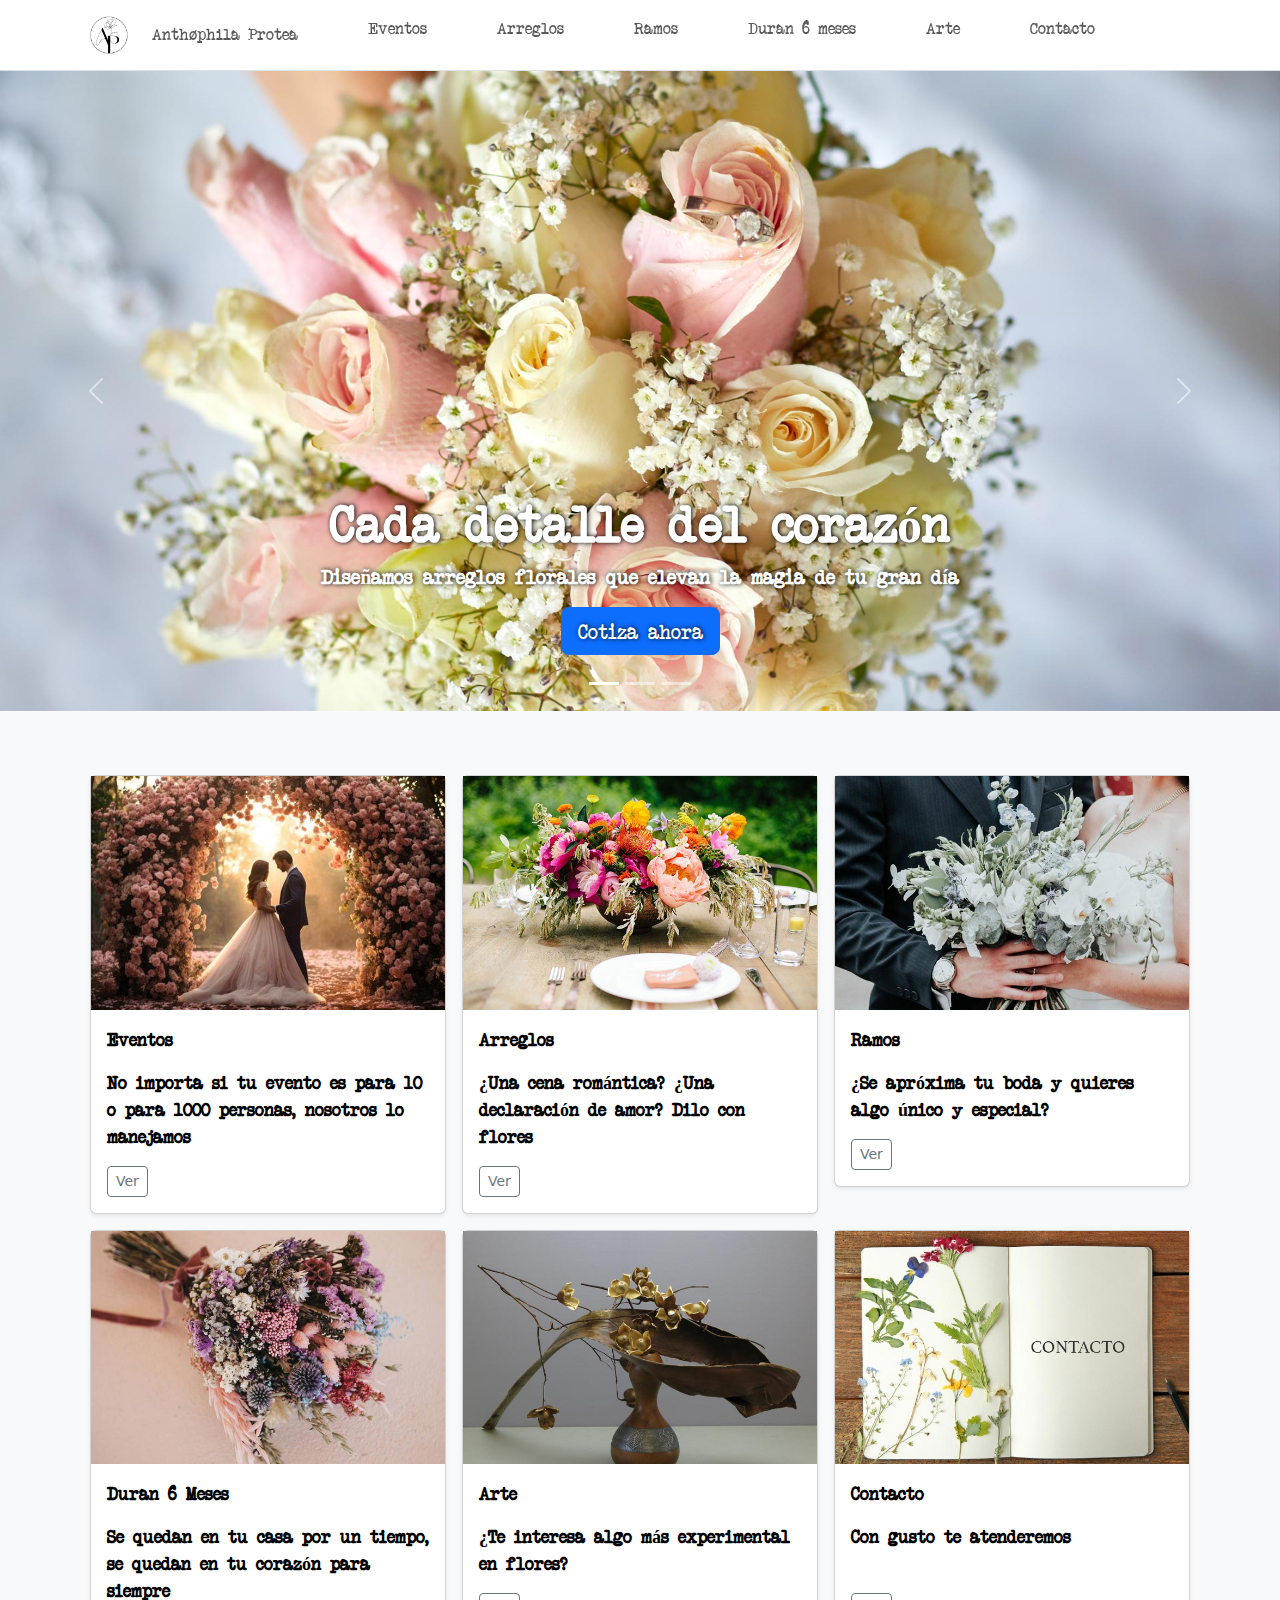
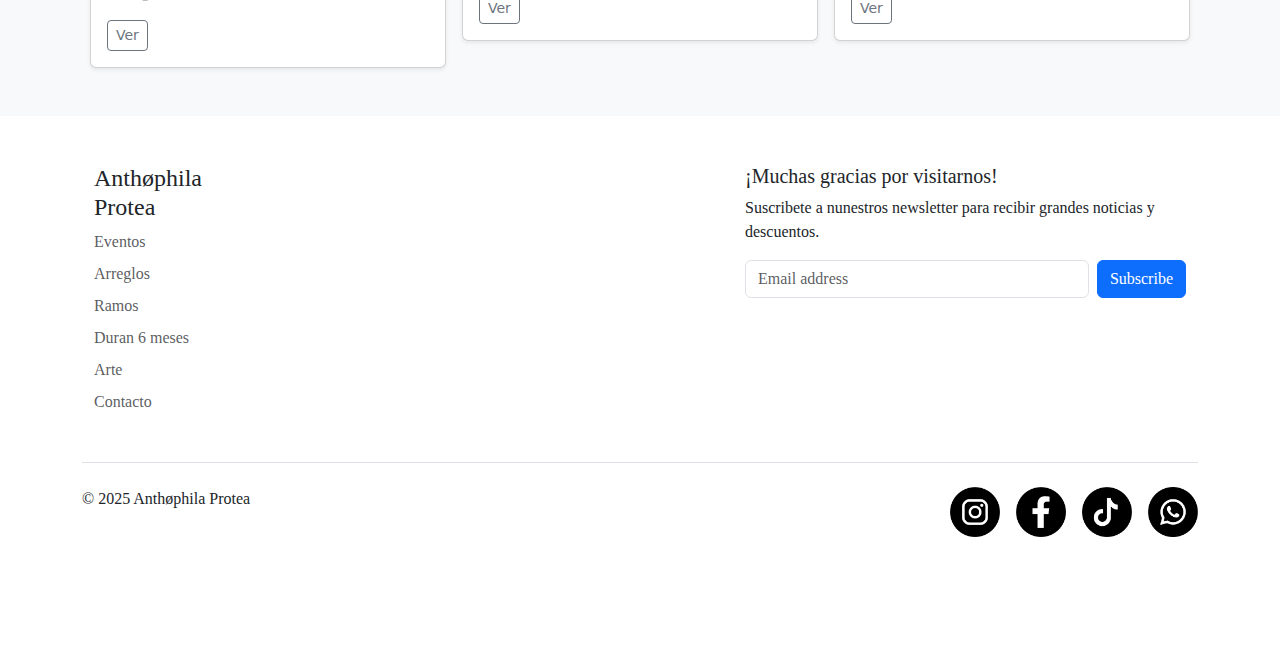
<file: index.html>
<!doctype html>
<html lang="es">
<meta name="viewport" content="width=device-width, initial-scale=1.0">


<head>

    <meta charset="utf-8">
    <meta name="viewport" content="width=device-width, initial-scale=1">
    <meta name="description" content=" Los mejores arreglos florales encontralos en Anthøphila Protea, venta de flores, venta de ramos, 
    ramos, arreglos, detalle de amor, ramo de flores, arreglo floral, boda, banquete, decoración con flores, arreglos">
    <meta name="author" content="Adolfo Pina Gonzalez y quien diseño los assets, plantillas y Bootstrap contributors">
    <link rel="icon" type="image/x-icon" href="img/apLogoico.ico">

    <title>Anthøphila Protea</title>
    <link href="css/bootstrap.min.css" rel="stylesheet">
    <link href="css/elmeroestilo.css" rel="stylesheet">

</head>

<body id="body">
    <!--- INICIA HEADER -->

    <header id="header">
        <nav class="navbar navbar-expand-md sticky-top border-bottom">
            <div class="container">
              <a class="navbar-brand d-md-none" href="#">
                <img class="navLogo" width="30px" height="30px" src="img/apLogo02.png" alt="">
                &nbsp;&nbsp;&nbsp;Anthøphila Protea
              </a>
              <button class="navbar-toggler" type="button" data-bs-toggle="offcanvas" data-bs-target="#offcanvas" aria-controls="offcanvas" aria-label="Toggle navigation">
                <span class="navbar-toggler-icon"></span>
              </button>
              <div class="offcanvas offcanvas-end" tabindex="-1" id="offcanvas" aria-labelledby="offcanvasLabel">
                <div class="offcanvas-header">
                  <h5 class="offcanvas-title" id="offcanvasLabel">Anthøphila Protea</h5>
                  <button type="button" class="btn-close" data-bs-dismiss="offcanvas" aria-label="Close"></button>
                </div>
                <div class="offcanvas-body">
                  <ul class="navbar-nav flex-grow-1 justify-content-between">
                    <li class="nav-item"><a class="nav-link" href="#">
                        <img class="navLogo" width="38" height="38" src="img/apLogo02.png" alt="">&nbsp;&nbsp;&nbsp;Anthøphila Protea
                    </a></li>
                    <li class="nav-item"><a class="nav-link" href="pages/evenntos.html">Eventos</a></li>
                    <li class="nav-item"><a class="nav-link" href="pages/arreglos.html">Arreglos</a></li>
                    <li class="nav-item"><a class="nav-link" href="pages/ramos.html">Ramos</a></li>
                    <li class="nav-item"><a class="nav-link" href="pages/duran6meses.html">Duran 6 meses</a></li>
                    <li class="nav-item"><a class="nav-link" href="pages/arte.html">Arte</a></li>
                    <li class="nav-item"><a class="nav-link" href="pages/contacto.html">Contacto</a></li>
                    <li class="nav-item"><a class="nav-link" href="#">
                        <img class="navLogo" width="25" height="25" src="img/carritoBlannco.png" alt="">
                    </a></li>
                  </ul>
                </div>
              </div>
            </div>
          </nav>

    </header>


    <!--- TERMINA HEADER -->

    <!--- INICIA MAIN -->

<!---CARRUSEL COMIENZA ------------------------------------ -->
    <main id="main">
      <div id="myCarousel" class="carousel slide mb-6" data-bs-ride="carousel">
        <div class="carousel-indicators">
          <button type="button" data-bs-target="#myCarousel" data-bs-slide-to="0" class="active" aria-current="true" aria-label="Slide 1"></button>
          <button type="button" data-bs-target="#myCarousel" data-bs-slide-to="1" aria-label="Slide 2"></button>
          <button type="button" data-bs-target="#myCarousel" data-bs-slide-to="2" aria-label="Slide 3"></button>
        </div>
        <div class="carousel-inner">
          <div class="carousel-item active">
            <img class="carrusel-eventos" width="100%" height="100%" src="img/ramo02.jpg" alt="">
            <div class="container">
              <div class="carousel-caption">
                <h1 class="CarruselTexto">Cada detalle del corazón</h1>
                <p class="CarruselTexto">Diseñamos arreglos florales que elevan la magia de tu gran día</p>
                <p><a class="btn btn-lg btn-primary" href="pages/contacto.html">Cotiza ahora</a></p>
              </div>
            </div>
          </div>
          <div class="carousel-item">
            <img class="carrusel-eventos" width="100%" height="100%" src="img/ramo01.jpg" alt="">
              <div class="container">
              <div class="carousel-caption">
                <h1 class="CarruselTexto">¿Lo imaginas? Nosotros lo hacemos</h1>
                <p class="CarruselTexto">Ramos y decoraciones que llenan tus eventos de color y emoción</p>
                <p><a class="btn btn-lg btn-primary" href="pages/contacto.html">Cotiza ahora</a></p>
              </div>
            </div>
          </div>
          <div class="carousel-item">
            <img class="carrusel-eventos" width="100%" height="100%" src="img/ramo03.jpg" alt="">
            <div class="container">
              <div class="carousel-caption">
                <h1 class="CarruselTexto">Lleno de significado</h1>
                <p class="CarruselTexto">Flores hermosas para celebraciones que dejan huella en el corazón</p>
                <p><a class="btn btn-lg btn-primary" href="pages/contacto.html">Cotiza ahora</a></p>
              </div>
            </div>
          </div>
        </div>
        <button class="carousel-control-prev" type="button" data-bs-target="#myCarousel" data-bs-slide="prev">
          <span class="carousel-control-prev-icon" aria-hidden="true"></span>
          <span class="visually-hidden">Anterior</span>
        </button>
        <button class="carousel-control-next" type="button" data-bs-target="#myCarousel" data-bs-slide="next">
          <span class="carousel-control-next-icon" aria-hidden="true"></span>
          <span class="visually-hidden">Siguiente</span>
        </button>
      </div>
<!--CARRUSEL TERMINA ------------------ -->

<!-- INICIA GALERIA venta ----------------------------->

<div class="album py-5 bg-body-tertiary">
<div class="container">

  <div class="row row-cols-1 row-cols-sm-2 row-cols-md-3 g-3">
<!--- 01  -->
    <div class="col">
      <div class="card shadow-sm">
      <a class="nav-link" href="pages/evenntos.html"><img class="galeria-img" width="100%" height="100%" src="img/galeriaBoda01.jpg" alt="arreglo de flores para bodas y eventos"></a>
        <div class="card-body">
          <p class="card-text">Eventos</p>
          <p class="card-text-parrafo">No importa si tu evento es para 10 o para 1000 personas, nosotros lo manejamos</p>
          <div class="d-flex justify-content-between align-items-center">
            <div class="btn-group">
              <a class="nav-link" href="pages/evenntos.html"><button type="button" class="btn btn-sm btn-outline-secondary">Ver</button></a>  
            </div>
            </div>
        </div>
      </div>
    </div>

    <!--- 02  -->
    <div class="col">
      <div class="card shadow-sm">
      <a class="nav-link" href="pages/arreglos.html"><img class="galeria-img" width="100%" height="100%" src="img/eventosBoda01.jpg" alt="arreglo de flores para bodas y eventos"></a>
        <div class="card-body">
          <p class="card-text">Arreglos</p>
          <p class="card-text-parrafo">¿Una cena romántica? ¿Una declaración de amor? Dilo con flores</p>
          <div class="d-flex justify-content-between align-items-center">
            <div class="btn-group">
              <a class="nav-link" href="pages/arreglos.html"><button type="button" class="btn btn-sm btn-outline-secondary">Ver</button></a>  
            </div>
            </div>
        </div>
      </div>
    </div>

    <!--- 03  -->
    <div class="col">
      <div class="card shadow-sm">
      <a class="nav-link" href="pages/ramos.html"><img class="galeria-img" width="100%" height="100%" src="img/GaleriaRamos03.jpg" alt="arreglo de flores para bodas y eventos"></a>
        <div class="card-body">
          <p class="card-text">Ramos</p>
          <p class="card-text-parrafo">¿Se apróxima tu boda y quieres algo único y especial?</p>
          <div class="d-flex justify-content-between align-items-center">
            <div class="btn-group">
              <a class="nav-link" href="pages/ramos.html"><button type="button" class="btn btn-sm btn-outline-secondary">Ver</button></a>  
            </div>
            </div>
        </div>
      </div>
    </div>

    <!--- 04  -->
    <div class="col">
      <div class="card shadow-sm">
      <a class="nav-link" href="pages/duran6meses.html"><img class="galeria-img" width="100%" height="100%" src="img/galeriaDuran6meses.jpg" alt="arreglo de flores para bodas y eventos"></a>
        <div class="card-body">
          <p class="card-text">Duran 6 Meses</p>
          <p class="card-text-parrafo">Se quedan en tu casa por un tiempo, se quedan en tu corazón para siempre</p>
          <div class="d-flex justify-content-between align-items-center">
            <div class="btn-group">
              <a class="nav-link" href="pages/duran6meses.html"><button type="button" class="btn btn-sm btn-outline-secondary">Ver</button></a>  
            </div>
            </div>
        </div>
      </div>
    </div>

    <!--- 05  -->
    <div class="col">
      <div class="card shadow-sm">
      <a class="nav-link" href="pages/arte.html"><img class="galeria-img" width="100%" height="100%" src="img/galeriaArte01.jpg" alt="arreglo de flores para bodas y eventos"></a>
        <div class="card-body">
          <p class="card-text">Arte</p>
          <p class="card-text-parrafo">¿Te interesa algo más experimental en flores?</p>
          <div class="d-flex justify-content-between align-items-center">
            <div class="btn-group">
              <a class="nav-link" href="pages/arte.html"><button type="button" class="btn btn-sm btn-outline-secondary">Ver</button></a>  
            </div>
            </div>
        </div>
      </div>
    </div>

    <!--- 06  -->
    <div class="col">
      <div class="card shadow-sm">
      <a class="nav-link" href="pages/contacto.html"><img class="galeria-img" width="100%" height="100%" src="img/galeriaContacto01.jpg" alt="arreglo de flores para bodas y eventos"></a>
        <div class="card-body">
          <p class="card-text">Contacto</p>
          <p class="card-text-parrafo">Con gusto te atenderemos<br>&nbsp;</p>
          <div class="d-flex justify-content-between align-items-center">
            <div class="btn-group">
              <a class="nav-link" href="pages/contacto.html"><button type="button" class="btn btn-sm btn-outline-secondary">Ver</button></a>  
            </div>
            </div>
        </div>
      </div>
    </div>


  </div>
</div>
</div>
<!-- GALERIA TERMINAAAAAAA --------------------------------- -->



    </main>

    <!--- TERMINA MAIN -->

    <!--- INICIA FOOTER -->
    <footer id="footer">
        <div class="container">
            <footer class="py-5">
              <div class="row">
                <div class="col-6 col-md-2 mb-3">
                    <h4>Anthøphila Protea</h4>
                  <ul class="nav flex-column">
                    <li class="nav-item mb-2"><a href="pages/evenntos.html" class="nav-link p-0 text-body-secondary">Eventos</a></li>
                    <li class="nav-item mb-2"><a href="pages/arreglos.html" class="nav-link p-0 text-body-secondary">Arreglos</a></li>
                    <li class="nav-item mb-2"><a href="pages/ramos.html" class="nav-link p-0 text-body-secondary">Ramos</a></li>
                    <li class="nav-item mb-2"><a href="pages/duran6meses.html" class="nav-link p-0 text-body-secondary">Duran 6 meses</a></li>
                    <li class="nav-item mb-2"><a href="pages/arte.html" class="nav-link p-0 text-body-secondary">Arte</a></li>
                    <li class="nav-item mb-2"><a href="pages/contacto.html" class="nav-link p-0 text-body-secondary">Contacto</a></li>
                  </ul>
                </div>
          
                <div class="col-6 col-md-2 mb-3">
                 
                </div>
          
                <div class="col-6 col-md-2 mb-3">
                  
                </div>
          
                <div class="col-md-5 offset-md-1 mb-3">
                  <form>
                    <h5>¡Muchas gracias por visitarnos!</h5>
                    <p>Suscribete a nunestros newsletter para recibir grandes noticias y descuentos.</p>
                    <div class="d-flex flex-column flex-sm-row w-100 gap-2">
                      <label for="newsletter1" class="visually-hidden">Email address</label>
                      <input id="newsletter1" type="text" class="form-control" placeholder="Email address">
                      <button class="btn btn-primary" type="button">Subscribe</button>
                    </div>
                  </form>
                </div>
              </div>
          
              <div class="d-flex flex-column flex-sm-row justify-content-between py-4 my-4 border-top">
                <p>&copy; 2025 Anthøphila Protea </p>
                <ul class="list-unstyled d-flex">
                  <li class="ms-3"><a class="link-body-emphasis" href="https://www.facebook.com"><img class="navLogo" width="50" height="50" src="img/instagram.png" alt=""></a></li>
                  <li class="ms-3"><a class="link-body-emphasis" href="https://www.instagram.com/"><img class="navLogo" width="50" height="50" src="img/facebook.png" alt=""></a></li>
                  <li class="ms-3"><a class="link-body-emphasis" href="https://www.tiktok.com/es/"><img class="navLogo" width="50" height="50" src="img/tiktok.png" alt=""></a></li>
                  <li class="ms-3"><a class="link-body-emphasis" href="https://www.whatsapp.com/?lang=es_LA"><img class="navLogo" width="50" height="50" src="img/whatsapp.png" alt=""></a></li>
                </ul>
              </div>



    </footer>

    <!--- TERMINA FOOTER -->
    
    
    <script src="js/bootstrap.bundle.min.js"></script>
</body>

</html>
</file>
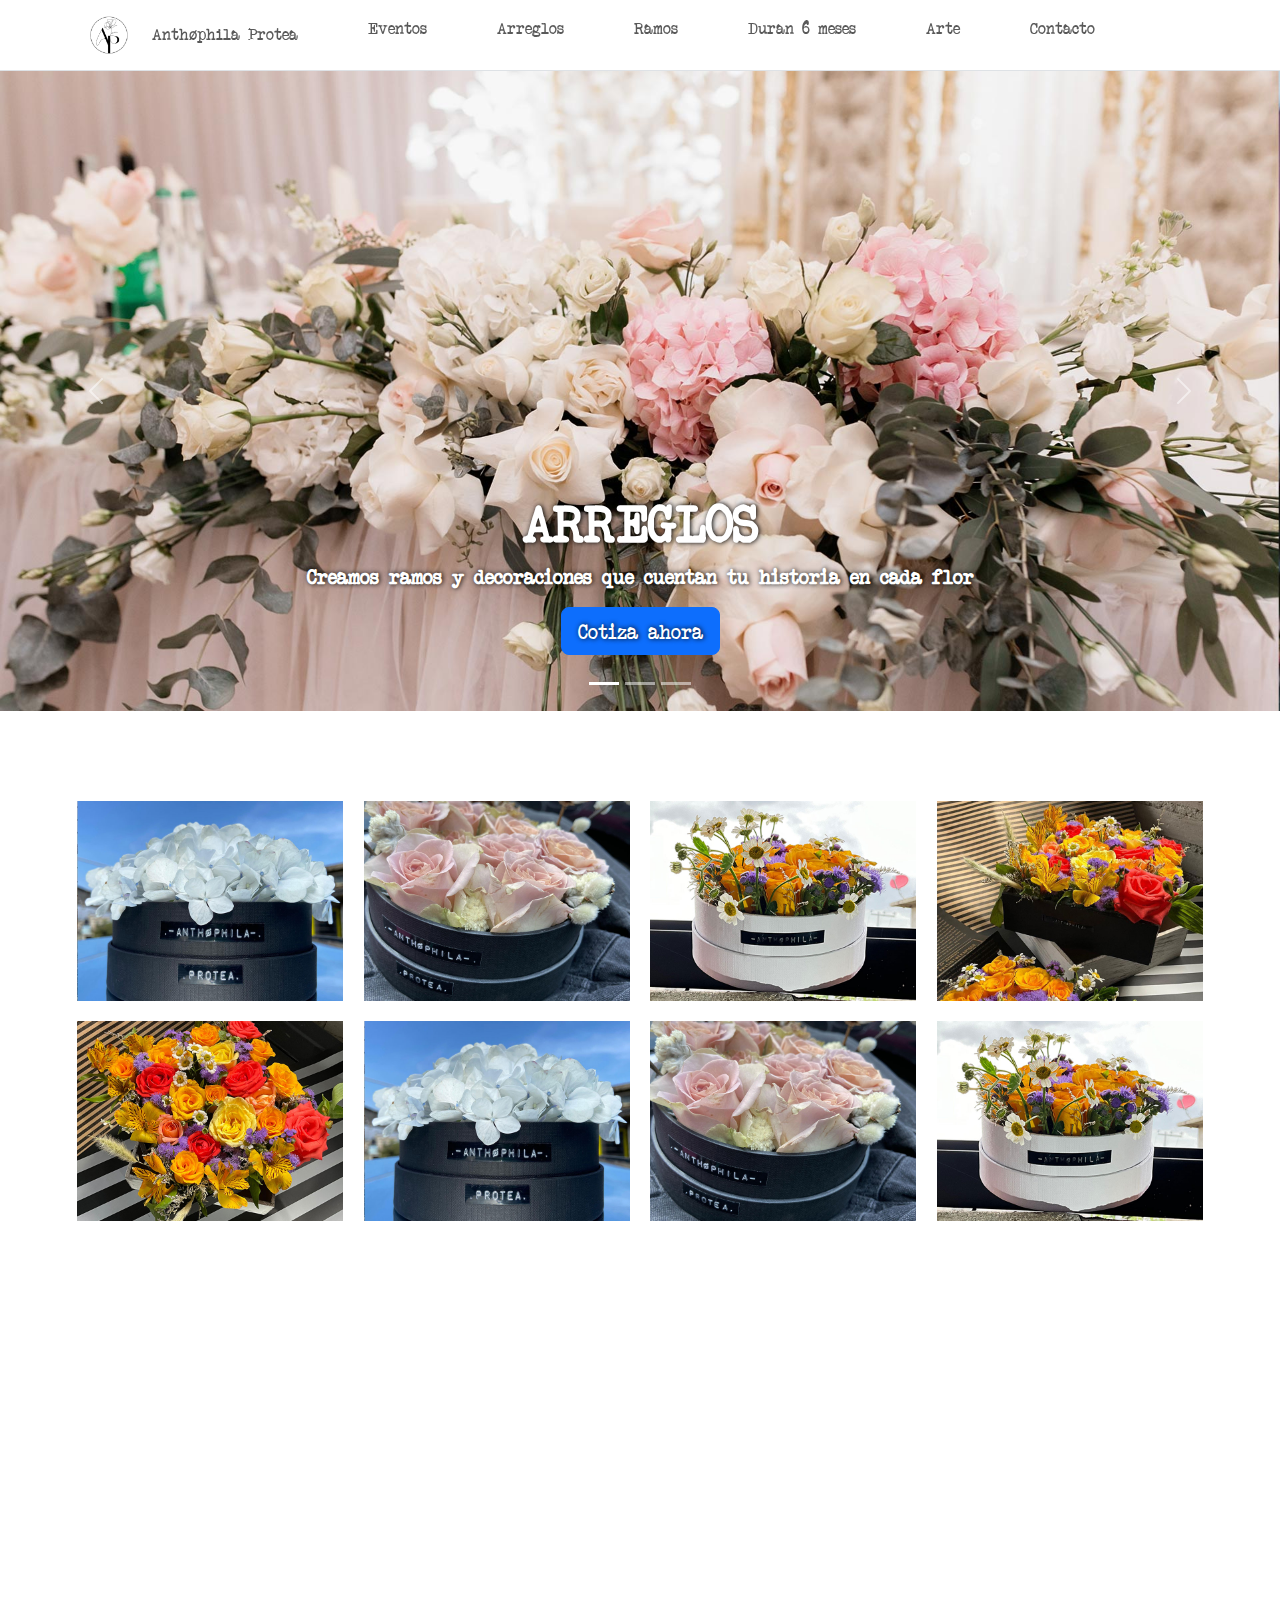
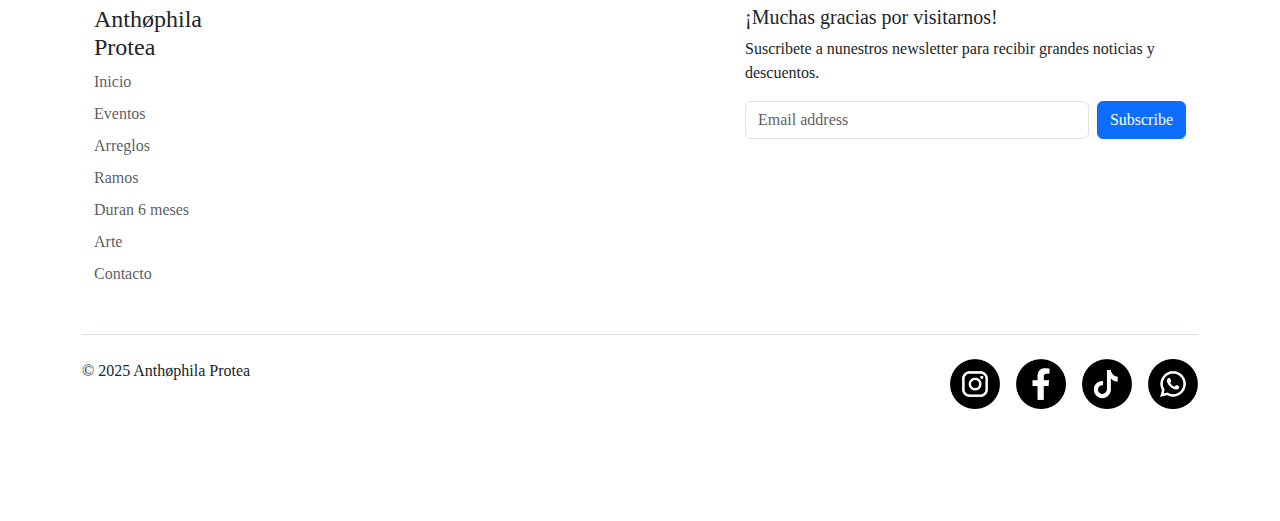
<file: pages/arreglos.html>
<!doctype html>
<html lang="es">
<meta name="viewport" content="width=device-width, initial-scale=1.0">


<head>

    <meta charset="utf-8">
    <meta name="viewport" content="width=device-width, initial-scale=1">
    <meta name="description" content="arreglo floral, flores, detalle, romantico, detalle romantico, detalle amoroso, con amor, detalle de amor, ramos, flores">
    <meta name="author" content="Adolfo Pina Gonzalez y quien diseño los assets, plantillas y Bootstrap contributors">
    <link rel="icon" type="image/x-icon" href="../img/apLogoico.ico">

    <title>AP Arreglos</title>
    <link href="../css/bootstrap.min.css" rel="stylesheet">
    <link href="../css/elmeroestilo.css" rel="stylesheet">

</head>
<body id="body">
    <!--- INICIA HEADER -->

    <header id="header">
        <nav class="navbar navbar-expand-md sticky-top border-bottom">
            <div class="container">
              <a class="navbar-brand d-md-none" href="#">
                <img class="navLogo" width="38" height="38" src="../img/apLogo02.png" alt="">
                &nbsp;&nbsp;&nbsp;Anthøphila Protea
              </a>
              <button class="navbar-toggler" type="button" data-bs-toggle="offcanvas" data-bs-target="#offcanvas" aria-controls="offcanvas" aria-label="Toggle navigation">
                <span class="navbar-toggler-icon"></span>
              </button>
              <div class="offcanvas offcanvas-end" tabindex="-1" id="offcanvas" aria-labelledby="offcanvasLabel">
                <div class="offcanvas-header">
                  <h5 class="offcanvas-title" id="offcanvasLabel">Anthøphila Protea</h5>
                  <button type="button" class="btn-close" data-bs-dismiss="offcanvas" aria-label="Close"></button>
                </div>
                <div class="offcanvas-body">
                  <ul class="navbar-nav flex-grow-1 justify-content-between">
                    <li class="nav-item"><a class="nav-link" href="../index.html">
                        <img class="navLogo" width="38" height="38" src="../img/apLogo02.png" alt="">&nbsp;&nbsp;&nbsp;Anthøphila Protea
                    </a></li>
                    <li class="nav-item"><a class="nav-link" href="evenntos.html">Eventos</a></li>
                    <li class="nav-item"><a class="nav-link" href="arreglos.html">Arreglos</a></li>
                    <li class="nav-item"><a class="nav-link" href="ramos.html">Ramos</a></li>
                    <li class="nav-item"><a class="nav-link" href="duran6meses.html">Duran 6 meses</a></li>
                    <li class="nav-item"><a class="nav-link" href="arte.html">Arte</a></li>
                    <li class="nav-item"><a class="nav-link" href="contacto.html">Contacto</a></li>
                    <li class="nav-item"><a class="nav-link" href="#">
                        <img class="navLogo" width="25" height="25" src="../img/carritoBlannco.png" alt="">
                    </a></li>
                  </ul>
                </div>
              </div>
            </div>
          </nav>

    </header>


    <!--- TERMINA HEADER -->

    <!--- INICIA MAIN -->
    <main id="main">

        <div id="myCarousel" class="carousel slide mb-6" data-bs-ride="carousel">
            <div class="carousel-indicators">
              <button type="button" data-bs-target="#myCarousel" data-bs-slide-to="0" class="active" aria-current="true" aria-label="Slide 1"></button>
              <button type="button" data-bs-target="#myCarousel" data-bs-slide-to="1" aria-label="Slide 2"></button>
              <button type="button" data-bs-target="#myCarousel" data-bs-slide-to="2" aria-label="Slide 3"></button>
            </div>
            <div class="carousel-inner">
              <div class="carousel-item active">
                <img class="carrusel-eventos" width="100%" height="100%" src="../img/carruselArreglos01.jpg" alt="">
                <div class="container">
                  <div class="carousel-caption">
                    <h1 class="CarruselTexto">ARREGLOS</h1>
                    <p class="CarruselTexto">Creamos ramos y decoraciones que cuentan tu historia en cada flor</p>
                    <p><a class="btn btn-lg btn-primary" href="contacto.html">Cotiza ahora</a></p>
                  </div>
                </div>
              </div>
              <div class="carousel-item">
                <img class="carrusel-eventos" width="100%" height="100%" src="../img/carruselArreglos02.jpg" alt="">
                  <div class="container">
                  <div class="carousel-caption">
                    <h1 class="CarruselTexto">¡Justo como lo viste en tus sueños!</h1>
                    <p class="CarruselTexto">Flores perfectas para bodas y eventos que florecen con elegancia</p>
                    <p><a class="btn btn-lg btn-primary" href="contacto.html">Cotiza ahora</a></p>
                  </div>
                </div>
              </div>
              <div class="carousel-item">
                <img class="carrusel-eventos" width="100%" height="100%" src="../img/carruselArreglos03.jpg" alt="">
                <div class="container">
                  <div class="carousel-caption">
                    <h1 class="CarruselTexto">¡Qué sea una día inolvidable!</h1>
                    <p class="CarruselTexto">Transformamos tus eventos en momentos inolvidables con arreglos florales únicos</p>
                    <p><a class="btn btn-lg btn-primary" href="contacto.html">Cotiza ahora</a></p>
                  </div>
                </div>
              </div>
            </div>
            <button class="carousel-control-prev" type="button" data-bs-target="#myCarousel" data-bs-slide="prev">
              <span class="carousel-control-prev-icon" aria-hidden="true"></span>
              <span class="visually-hidden">Previous</span>
            </button>
            <button class="carousel-control-next" type="button" data-bs-target="#myCarousel" data-bs-slide="next">
              <span class="carousel-control-next-icon" aria-hidden="true"></span>
              <span class="visually-hidden">Next</span>
            </button>
          </div>

          <!---- INICIA GALERIA ramos -->

         
          <div id="top"></div>
          <section class="gallery">
            <div class="row">
              <ul>
                <a href="#" class="close"></a>
                <li>
                  <a href="#item01">
                    <img src="../img/arreglosGaleria01.jpg" alt="">
                  </a>
                </li>
          
                <li>
                  <a href="#item02">
                    <img src="../img/arreglosGaleria02.jpg" alt="">
                  </a>
                </li>
          
                <li>
                  <a href="#item03">
                    <img src="../img/arreglosGaleria03.jpg" alt="">
                  </a>
                </li>
                <li>
                  <a href="#item04">
                    <img src="../img/arreglosGaleria04.jpg" alt="">
                  </a>
                </li>
                <li>
                  <a href="#item05">
                    <img src="../img/arreglosGaleria05.jpg" alt="">
                  </a>
                </li>
                <li>
                  <a href="#item06">
                    <img src="../img/arreglosGaleria01.jpg" alt="">
                  </a>
                </li>
                <li>
                  <a href="#item07">
                    <img src="../img/arreglosGaleria02.jpg" alt="">
                  </a>
                </li>
                <li>
                  <a href="#item08">
                    <img src="../img/arreglosGaleria03.jpg" alt="">
                  </a>
                </li>
              </ul>
            </div> <!-- / fin -->
          
            <!--INICIA  Item 01 -->
            <div id="item01" class="port">
            
              <div class="row">
                <div class="description">
                  <h1>Dilo con amor</h1>
                  <p>Regala emociones, envueltas en flores</p>
                </div>
          
                  <img src="../img/arreglosGaleria01.jpg" alt="">
                </div>
              </div> <!-- / fin -->
          
            </div> <!-- TERMINA  / Item 01 -->
          
            <!--INICIA Item 02 -->
            <div id="item02" class="port">
            
              <div class="row">
                <div class="description">
                  <h1>¿Ya no cabe en tu pecho?</h1>
                  <p>Ramos que dicen más que mil palabras</p>
                </div>
                <img src="../img/arreglosGaleria02.jpg" alt="">
              </div> <!-- / fin -->
          
            </div> <!-- / TERMINA Item 02 -->

            <!--INICIA Item 03 -->
            <div id="item03" class="port">
            
              <div class="row">
                <div class="description">
                  <h1>Desde el corazón</h1>
                  <p>La belleza de la naturaleza en tus manos</p>
                </div>
                <img src="../img/arreglosGaleria03.jpg" alt="">
              </div> <!-- / fin -->
          
            </div> <!-- / TERMINA Item 03 -->

            <!--INICIA Item 04 -->
            <div id="item04" class="port">
            
              <div class="row">
                <div class="description">
                  <h1>Que se note el amor</h1>
                  <p>Cada flor, una historia por contar</p>
                </div>
                <img src="../img/arreglosGaleria04.jpg" alt="">
              </div> <!-- / fin -->
          
            </div> <!-- / TERMINA Item 04 -->

            <!--INICIA Item 05 -->
            <div id="item05" class="port">
            
              <div class="row">
                <div class="description">
                  <h1>Detalles del alma</h1>
                  <p>Arreglos perfectos para cada ocasión especial</p>
                </div>
                <img src="../img/arreglosGaleria05.jpg" alt="">
              </div> <!-- / fin -->
          
            </div> <!-- / TERMINA Item 05 -->

            <!--INICIA Item 06 -->
            <div id="item06" class="port">
            
              <div class="row">
                <div class="description">
                  <h1>Sorprende, detalla, enamora</h1>
                  <p>Dile todo con el lenguaje de las flores</p>
               </div>
               <img src="../img/arreglosGaleria01.jpg" alt="">
              </div> <!-- / fin -->
          
            </div> <!-- / TERMINA Item 06 -->

            <!--INICIA Item 07 -->
            <div id="item07" class="port">
            
              <div class="row">
                <div class="description">
                  <h1>Cultivado desde el corazón</h1>
                  <p>Haz que cada momento florezca</p>
                </div>
                <img src="../img/arreglosGaleria02.jpg" alt="">
              </div> <!-- / fin -->
          
            </div> <!-- / TERMINA Item 07 -->

            <!--INICIA Item 08 -->
            <div id="item08" class="port">
            
              <div class="row">
                <div class="description">
                  <h1>Arreglos hermosos</h1>
                  <p>Ramos que hacen sonreír corazones</p>
                </div>
                <img src="../img/eventosGaleria03.jpg" alt="">
              </div> <!-- / fin -->
          
            </div> <!-- / TERMINA Item 08 -->

            
          
          </section> <!-- / projects -->
          
          


          <!--- TERMINA GALERIA ramos -->


    </main>

    <!--- TERMINA MAIN -->

    <!--- INICIA FOOTER -->
    <footer id="footer">
        <div class="container">
            <footer class="py-5">
              <div class="row">
                <div class="col-6 col-md-2 mb-3">
                    <h4>Anthøphila Protea</h4>
                  <ul class="nav flex-column">
                    <li class="nav-item mb-2"><a href="../index.html" class="nav-link p-0 text-body-secondary">Inicio</a></li>
                    <li class="nav-item mb-2"><a href="evenntos.html" class="nav-link p-0 text-body-secondary">Eventos</a></li>
                    <li class="nav-item mb-2"><a href="arreglos.html" class="nav-link p-0 text-body-secondary">Arreglos</a></li>
                    <li class="nav-item mb-2"><a href="ramos.html" class="nav-link p-0 text-body-secondary">Ramos</a></li>
                    <li class="nav-item mb-2"><a href="duran6meses.html" class="nav-link p-0 text-body-secondary">Duran 6 meses</a></li>
                    <li class="nav-item mb-2"><a href="arte.html" class="nav-link p-0 text-body-secondary">Arte</a></li>
                    <li class="nav-item mb-2"><a href="contacto.html" class="nav-link p-0 text-body-secondary">Contacto</a></li>
                  </ul>
                </div>
          
                <div class="col-6 col-md-2 mb-3">
                 
                </div>
          
                <div class="col-6 col-md-2 mb-3">
                  
                </div>
          
                <div class="col-md-5 offset-md-1 mb-3">
                  <form>
                    <h5>¡Muchas gracias por visitarnos!</h5>
                    <p>Suscribete a nunestros newsletter para recibir grandes noticias y descuentos.</p>
                    <div class="d-flex flex-column flex-sm-row w-100 gap-2">
                      <label for="newsletter1" class="visually-hidden">Email address</label>
                      <input id="newsletter1" type="text" class="form-control" placeholder="Email address">
                      <button class="btn btn-primary" type="button">Subscribe</button>
                    </div>
                  </form>
                </div>
              </div>
          
              <div class="d-flex flex-column flex-sm-row justify-content-between py-4 my-4 border-top">
                <p>&copy; 2025 Anthøphila Protea </p>
                <ul class="list-unstyled d-flex">
                  <li class="ms-3"><a class="link-body-emphasis" href="https://www.facebook.com"><img class="navLogo" width="50" height="50" src="../img/instagram.png" alt=""></a></li>
                  <li class="ms-3"><a class="link-body-emphasis" href="https://www.instagram.com/"><img class="navLogo" width="50" height="50" src="../img/facebook.png" alt=""></a></li>
                  <li class="ms-3"><a class="link-body-emphasis" href="https://www.tiktok.com/es/"><img class="navLogo" width="50" height="50" src="../img/tiktok.png" alt=""></a></li>
                  <li class="ms-3"><a class="link-body-emphasis" href="https://www.whatsapp.com/?lang=es_LA"><img class="navLogo" width="50" height="50" src="../img/whatsapp.png" alt=""></a></li>
                </ul>
              </div>



    </footer>

    <!--- TERMINA FOOTER -->
    
    
    <script src="../js/bootstrap.bundle.min.js"></script>
    <script src="https://cdnjs.cloudflare.com/ajax/libs/jquery/2.1.3/jquery.min.js"></script>
    <script src="../js/eventosGaleria.js"></script>
</body>

</html>
</file>
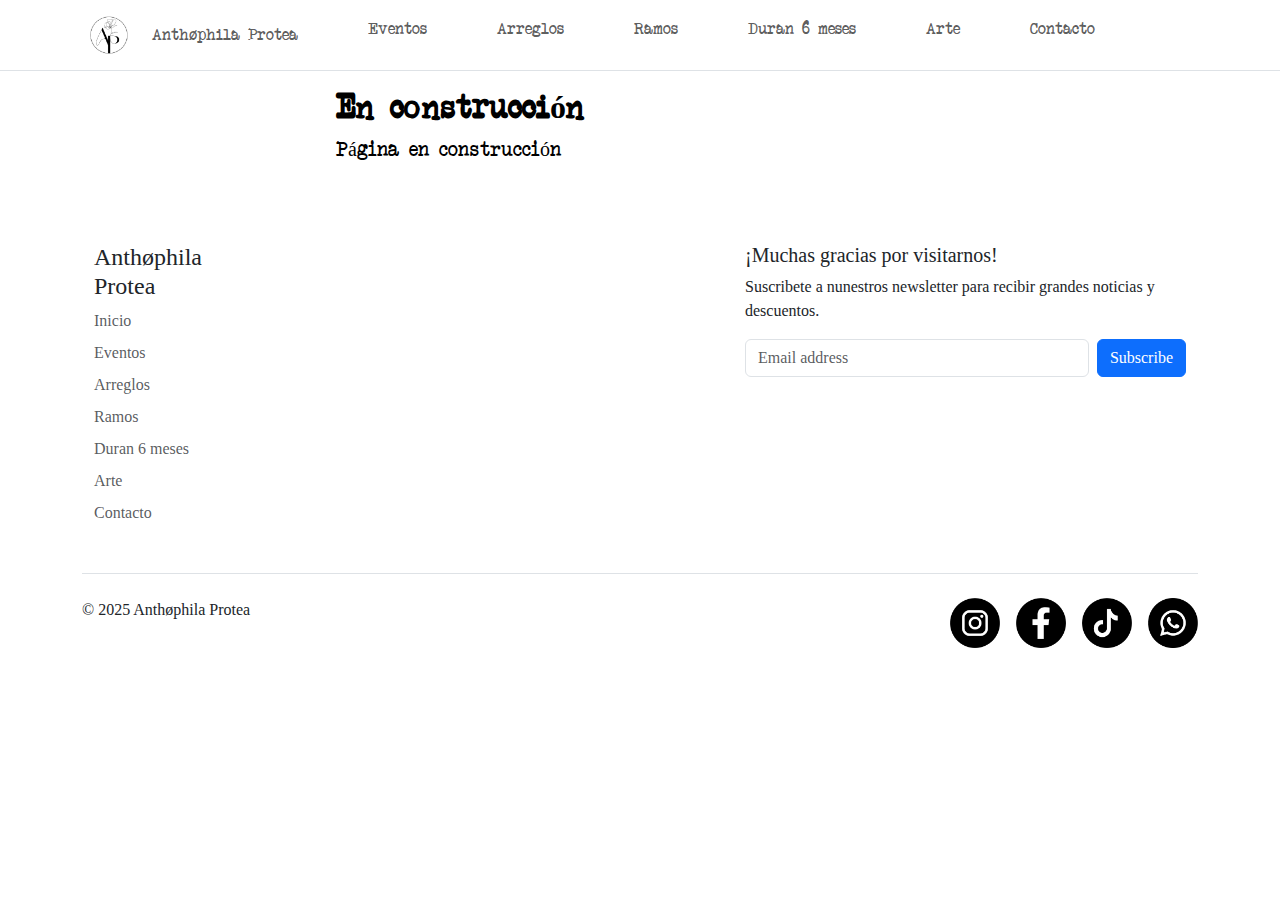
<file: pages/arte.html>
<!doctype html>
<html lang="es">
<meta name="viewport" content="width=device-width, initial-scale=1.0">


<head>

    <meta charset="utf-8">
    <meta name="viewport" content="width=device-width, initial-scale=1">
    <meta name="description" content="Esta es una página para venta de flores, arreglos florales, arte en flores, instalación, arte, instalacion artistica, instalación artística, arte moderno">
    <meta name="author" content="Adolfo Pina Gonzalez y quien diseño los assets, plantillas y Bootstrap contributors">
    <link rel="icon" type="image/x-icon" href="../img/apLogoico.ico">

    <title>AP Arte</title>
    <link href="../css/bootstrap.min.css" rel="stylesheet">
    <link href="../css/elmeroestilo.css" rel="stylesheet">

</head>
<body id="body">
    <!--- INICIA HEADER -->

    <header id="header">
        <nav class="navbar navbar-expand-md sticky-top border-bottom">
            <div class="container">
              <a class="navbar-brand d-md-none" href="#">
                <img class="navLogo" width="38" height="38" src="../img/apLogo02.png" alt="">
                &nbsp;&nbsp;&nbsp;Anthøphila Protea
              </a>
              <button class="navbar-toggler" type="button" data-bs-toggle="offcanvas" data-bs-target="#offcanvas" aria-controls="offcanvas" aria-label="Toggle navigation">
                <span class="navbar-toggler-icon"></span>
              </button>
              <div class="offcanvas offcanvas-end" tabindex="-1" id="offcanvas" aria-labelledby="offcanvasLabel">
                <div class="offcanvas-header">
                  <h5 class="offcanvas-title" id="offcanvasLabel">Anthøphila Protea</h5>
                  <button type="button" class="btn-close" data-bs-dismiss="offcanvas" aria-label="Close"></button>
                </div>
                <div class="offcanvas-body">
                  <ul class="navbar-nav flex-grow-1 justify-content-between">
                    <li class="nav-item"><a class="nav-link" href="../index.html">
                        <img class="navLogo" width="38" height="38" src="../img/apLogo02.png" alt="">&nbsp;&nbsp;&nbsp;Anthøphila Protea
                    </a></li>
                    <li class="nav-item"><a class="nav-link" href="evenntos.html">Eventos</a></li>
                    <li class="nav-item"><a class="nav-link" href="arreglos.html">Arreglos</a></li>
                    <li class="nav-item"><a class="nav-link" href="ramos.html">Ramos</a></li>
                    <li class="nav-item"><a class="nav-link" href="duran6meses.html">Duran 6 meses</a></li>
                    <li class="nav-item"><a class="nav-link" href="arte.html">Arte</a></li>
                    <li class="nav-item"><a class="nav-link" href="contacto.html">Contacto</a></li>
                    <li class="nav-item"><a class="nav-link" href="#">
                        <img class="navLogo" width="25" height="25" src="../img/carritoBlannco.png" alt="">
                    </a></li>
                  </ul>
                </div>
              </div>
            </div>
          </nav>

    </header>


    <!--- TERMINA HEADER -->

    <!--- INICIA MAIN -->
    <div class="cover-container d-flex w-100 h-100 p-3 mx-auto flex-column">
    <main class="px-3">
      <h1>En construcción</h1>
      <p class="lead">Página en construcción</p>
      
    </main>
    </div>

    <!--- TERMINA MAIN -->

    <!--- INICIA FOOTER -->
    <footer id="footer">
        <div class="container">
            <footer class="py-5">
              <div class="row">
                <div class="col-6 col-md-2 mb-3">
                    <h4>Anthøphila Protea</h4>
                  <ul class="nav flex-column">
                    <li class="nav-item mb-2"><a href="../index.html" class="nav-link p-0 text-body-secondary">Inicio</a></li>
                    <li class="nav-item mb-2"><a href="evenntos.html" class="nav-link p-0 text-body-secondary">Eventos</a></li>
                    <li class="nav-item mb-2"><a href="arreglos.html" class="nav-link p-0 text-body-secondary">Arreglos</a></li>
                    <li class="nav-item mb-2"><a href="ramos.html" class="nav-link p-0 text-body-secondary">Ramos</a></li>
                    <li class="nav-item mb-2"><a href="duran6meses.html" class="nav-link p-0 text-body-secondary">Duran 6 meses</a></li>
                    <li class="nav-item mb-2"><a href="arte.html" class="nav-link p-0 text-body-secondary">Arte</a></li>
                    <li class="nav-item mb-2"><a href="contacto.html" class="nav-link p-0 text-body-secondary">Contacto</a></li>
                  </ul>
                </div>
          
                <div class="col-6 col-md-2 mb-3">
                 
                </div>
          
                <div class="col-6 col-md-2 mb-3">
                  
                </div>
          
                <div class="col-md-5 offset-md-1 mb-3">
                  <form>
                    <h5>¡Muchas gracias por visitarnos!</h5>
                    <p>Suscribete a nunestros newsletter para recibir grandes noticias y descuentos.</p>
                    <div class="d-flex flex-column flex-sm-row w-100 gap-2">
                      <label for="newsletter1" class="visually-hidden">Email address</label>
                      <input id="newsletter1" type="text" class="form-control" placeholder="Email address">
                      <button class="btn btn-primary" type="button">Subscribe</button>
                    </div>
                  </form>
                </div>
              </div>
          
              <div class="d-flex flex-column flex-sm-row justify-content-between py-4 my-4 border-top">
                <p>&copy; 2025 Anthøphila Protea </p>
                <ul class="list-unstyled d-flex">
                  <li class="ms-3"><a class="link-body-emphasis" href="https://www.facebook.com"><img class="navLogo" width="50" height="50" src="../img/instagram.png" alt=""></a></li>
                  <li class="ms-3"><a class="link-body-emphasis" href="https://www.instagram.com/"><img class="navLogo" width="50" height="50" src="../img/facebook.png" alt=""></a></li>
                  <li class="ms-3"><a class="link-body-emphasis" href="https://www.tiktok.com/es/"><img class="navLogo" width="50" height="50" src="../img/tiktok.png" alt=""></a></li>
                  <li class="ms-3"><a class="link-body-emphasis" href="https://www.whatsapp.com/?lang=es_LA"><img class="navLogo" width="50" height="50" src="../img/whatsapp.png" alt=""></a></li>
                </ul>
              </div>



    </footer>

    <!--- TERMINA FOOTER -->
    
    
    <script src="../js/bootstrap.bundle.min.js"></script>
</body>

</html>
</file>
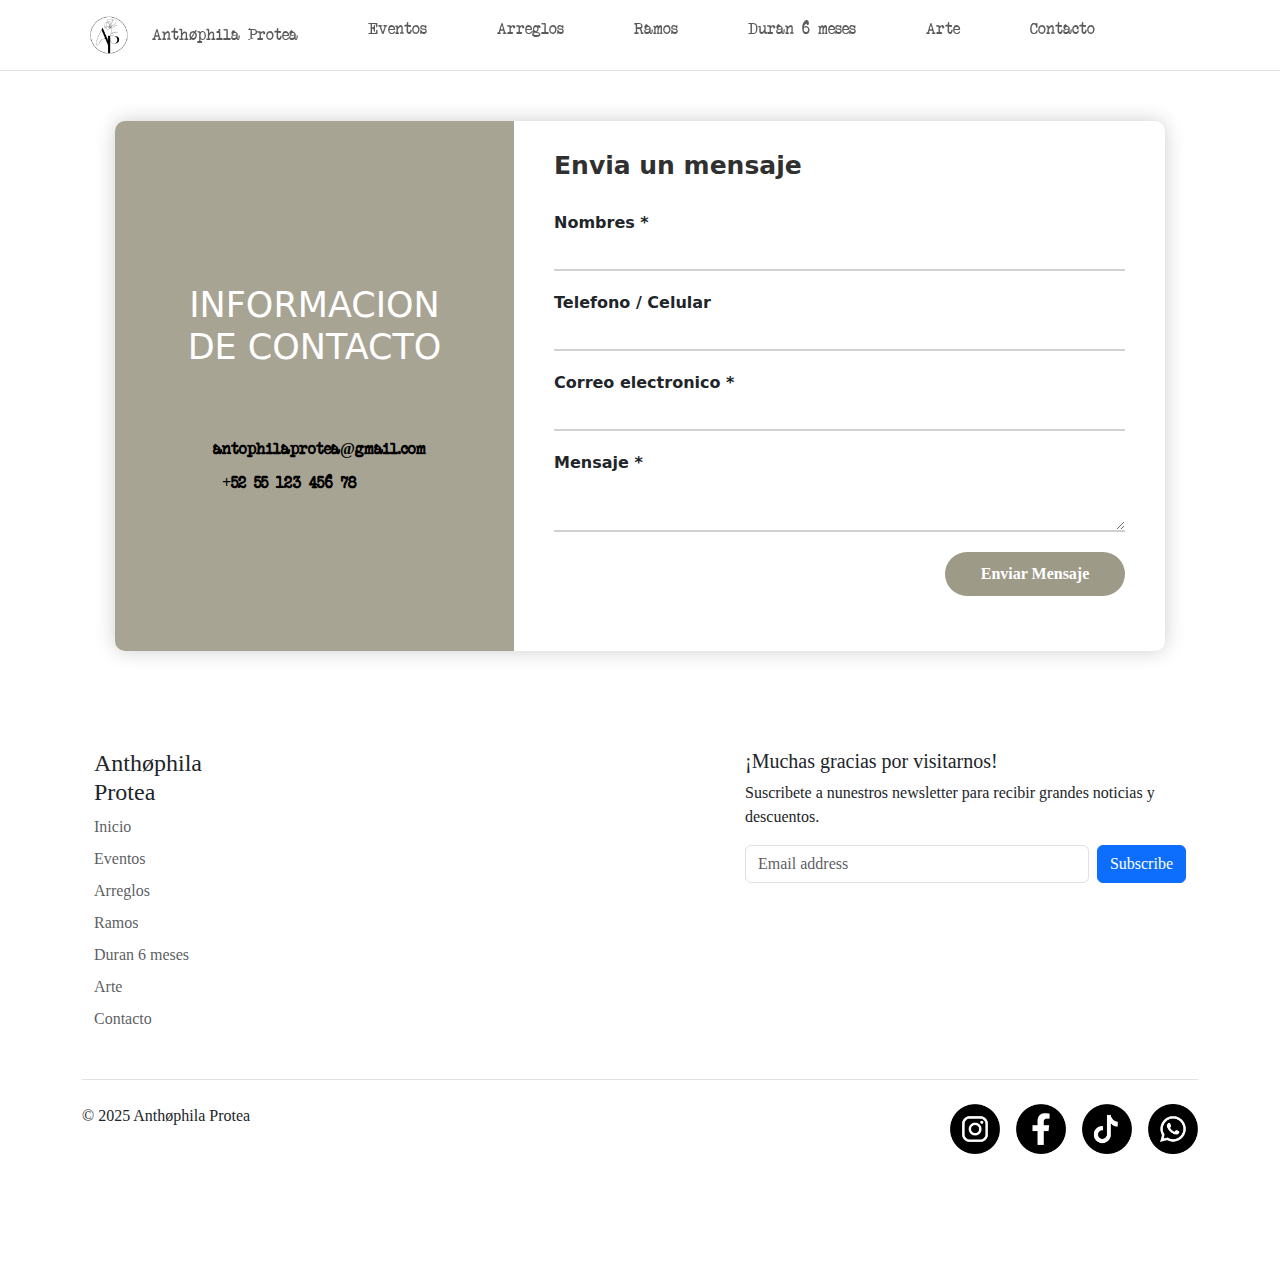
<file: pages/contacto.html>
<!doctype html>
<html lang="es">
<meta name="viewport" content="width=device-width, initial-scale=1.0">
<head>

    <meta charset="utf-8">
    <meta name="viewport" content="width=device-width, initial-scale=1">
    <meta name="description" content="Esta es una página para venta de flores, contacto, mail, whatsapp, whats, newsletter, flores, arreglos, ramos, detalles, plantas, petalo, pétalo">
    <meta name="author" content="Adolfo Pina Gonzalez y quien diseño los assets, plantillas y Bootstrap contributors">
    <link rel="icon" type="image/x-icon" href="../img/apLogoico.ico">
    
    <title>AP Contacto</title>
    <link href="../css/bootstrap.min.css" rel="stylesheet">
    <link href="../css/elmeroestilo.css" rel="stylesheet">

</head>
<body id="body">
    <!--- INICIA HEADER -->

    <header id="header">
        <nav class="navbar navbar-expand-md sticky-top border-bottom">
            <div class="container">
              <a class="navbar-brand d-md-none" href="#">
                <img class="navLogo" width="38" height="38" src="../img/apLogo02.png" alt="">
                &nbsp;&nbsp;&nbsp;Anthøphila Protea
              </a>
              <button class="navbar-toggler" type="button" data-bs-toggle="offcanvas" data-bs-target="#offcanvas" aria-controls="offcanvas" aria-label="Toggle navigation">
                <span class="navbar-toggler-icon"></span>
              </button>
              <div class="offcanvas offcanvas-end" tabindex="-1" id="offcanvas" aria-labelledby="offcanvasLabel">
                <div class="offcanvas-header">
                  <h5 class="offcanvas-title" id="offcanvasLabel">Anthøphila Protea</h5>
                  <button type="button" class="btn-close" data-bs-dismiss="offcanvas" aria-label="Close"></button>
                </div>
                <div class="offcanvas-body">
                  <ul class="navbar-nav flex-grow-1 justify-content-between">
                    <li class="nav-item"><a class="nav-link" href="../index.html">
                        <img class="navLogo" width="38" height="38" src="../img/apLogo02.png" alt="">&nbsp;&nbsp;&nbsp;Anthøphila Protea
                    </a></li>
                    <li class="nav-item"><a class="nav-link" href="evenntos.html">Eventos</a></li>
                    <li class="nav-item"><a class="nav-link" href="arreglos.html">Arreglos</a></li>
                    <li class="nav-item"><a class="nav-link" href="ramos.html">Ramos</a></li>
                    <li class="nav-item"><a class="nav-link" href="duran6meses.html">Duran 6 meses</a></li>
                    <li class="nav-item"><a class="nav-link" href="arte.html">Arte</a></li>
                    <li class="nav-item"><a class="nav-link" href="contacto.html">Contacto</a></li>
                    <li class="nav-item"><a class="nav-link" href="#">
                        <img class="navLogo" width="25" height="25" src="../img/carritoBlannco.png" alt="">
                    </a></li>
                  </ul>
                </div>
              </div>
            </div>
          </nav>

    </header>


    <!--- TERMINA HEADER -->

    <!--- INICIA MAIN -->
    <main id="main">

<!--- FORMULARIO INICIA -->



  <section class="form_wrap">

      <section class="cantact_info">
          <section class="info_title">
              <span class="fa fa-user-circle"></span>
              <h2>INFORMACION<br>DE CONTACTO</h2>
          </section>
          <section class="info_items">
              <p><span class="fa fa-envelope"></span> antophilaprotea@gmail.com</p>
              <p><span class="fa fa-mobile"></span> +52 55 123 456 78</p>
          </section>
      </section>

      <form action="" class="form_contact">
          <h2>Envia un mensaje</h2>
          <div class="user_info">
              <label for="names">Nombres *</label>
              <input type="text" id="names">

              <label for="phone">Telefono / Celular</label>
              <input type="text" id="phone">

              <label for="email">Correo electronico *</label>
              <input type="text" id="email">

              <label for="mensaje">Mensaje *</label>
              <textarea id="mensaje"></textarea>

              <input type="button" value="Enviar Mensaje" id="btnSend">
          </div>
      </form>

  </section>



<!--- FORMULARIO TERMINA -->


    </main>

    <!--- TERMINA MAIN -->

    <!--- INICIA FOOTER -->
    <footer id="footer">
        <div class="container">
            <footer class="py-5">
              <div class="row">
                <div class="col-6 col-md-2 mb-3">
                    <h4>Anthøphila Protea</h4>
                  <ul class="nav flex-column">
                    <li class="nav-item mb-2"><a href="../index.html" class="nav-link p-0 text-body-secondary">Inicio</a></li>
                    <li class="nav-item mb-2"><a href="evenntos.html" class="nav-link p-0 text-body-secondary">Eventos</a></li>
                    <li class="nav-item mb-2"><a href="arreglos.html" class="nav-link p-0 text-body-secondary">Arreglos</a></li>
                    <li class="nav-item mb-2"><a href="ramos.html" class="nav-link p-0 text-body-secondary">Ramos</a></li>
                    <li class="nav-item mb-2"><a href="duran6meses.html" class="nav-link p-0 text-body-secondary">Duran 6 meses</a></li>
                    <li class="nav-item mb-2"><a href="arte.html" class="nav-link p-0 text-body-secondary">Arte</a></li>
                    <li class="nav-item mb-2"><a href="contacto.html" class="nav-link p-0 text-body-secondary">Contacto</a></li>
                  </ul>
                </div>
          
                <div class="col-6 col-md-2 mb-3">
                 
                </div>
          
                <div class="col-6 col-md-2 mb-3">
                  
                </div>
          
                <div class="col-md-5 offset-md-1 mb-3">
                  <form>
                    <h5>¡Muchas gracias por visitarnos!</h5>
                    <p>Suscribete a nunestros newsletter para recibir grandes noticias y descuentos.</p>
                    <div class="d-flex flex-column flex-sm-row w-100 gap-2">
                      <label for="newsletter1" class="visually-hidden">Email address</label>
                      <input id="newsletter1" type="text" class="form-control" placeholder="Email address">
                      <button class="btn btn-primary" type="button">Subscribe</button>
                    </div>
                  </form>
                </div>
              </div>
          
              <div class="d-flex flex-column flex-sm-row justify-content-between py-4 my-4 border-top">
                <p>&copy; 2025 Anthøphila Protea </p>
                <ul class="list-unstyled d-flex">
                  <li class="ms-3"><a class="link-body-emphasis" href="https://www.facebook.com"><img class="navLogo" width="50" height="50" src="../img/instagram.png" alt=""></a></li>
                  <li class="ms-3"><a class="link-body-emphasis" href="https://www.instagram.com/"><img class="navLogo" width="50" height="50" src="../img/facebook.png" alt=""></a></li>
                  <li class="ms-3"><a class="link-body-emphasis" href="https://www.tiktok.com/es/"><img class="navLogo" width="50" height="50" src="../img/tiktok.png" alt=""></a></li>
                  <li class="ms-3"><a class="link-body-emphasis" href="https://www.whatsapp.com/?lang=es_LA"><img class="navLogo" width="50" height="50" src="../img/whatsapp.png" alt=""></a></li>
                </ul>
              </div>



    </footer>

    <!--- TERMINA FOOTER -->
    
    
    <script src="../js/bootstrap.bundle.min.js"></script>
</body>

</html>
</file>
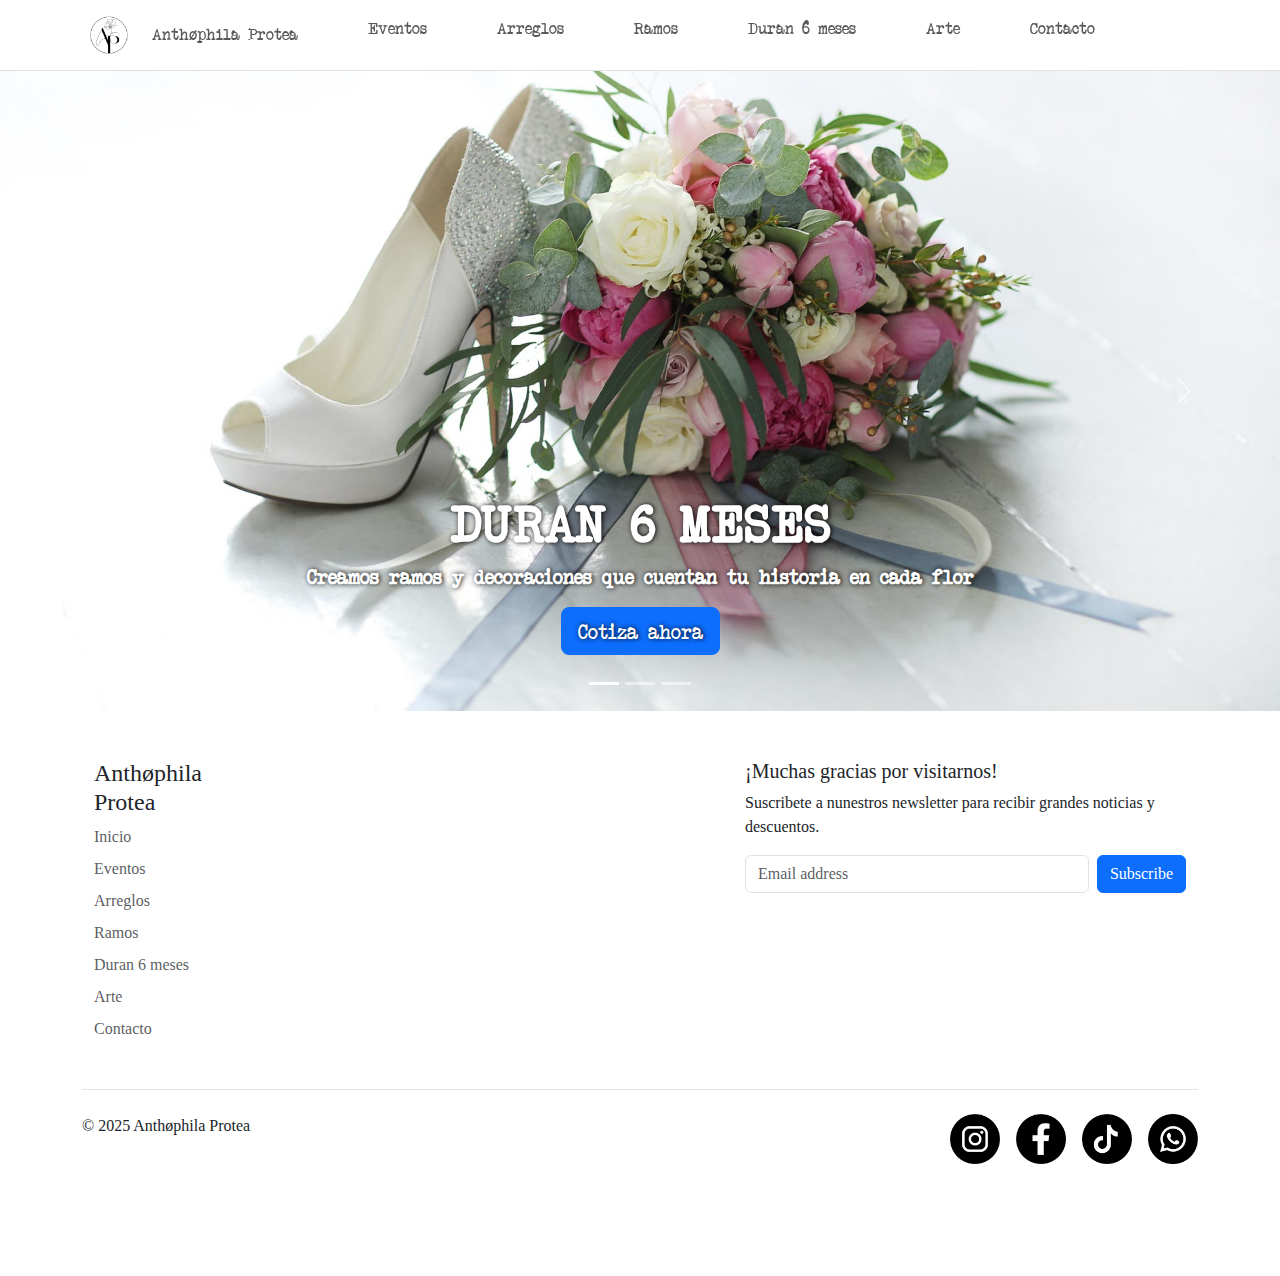
<file: pages/duran6meses.html>
<!doctype html>
<html lang="es">
<meta name="viewport" content="width=device-width, initial-scale=1.0">


<head>

    <meta charset="utf-8">
    <meta name="viewport" content="width=device-width, initial-scale=1">
    <meta name="description" content="Esta es una página para venta de flores, arreglos florales, arte en flores, bodas, eventos, banquetes, fiestas, eventos religiosos">
    <meta name="author" content="Adolfo Pina Gonzalez y quien diseño los assets, plantillas y Bootstrap contributors">
    <link rel="icon" type="image/x-icon" href="../img/apLogoico.ico">

    <title>Anthøphila Protea</title>
    <link href="../css/bootstrap.min.css" rel="stylesheet">
    <link href="../css/elmeroestilo.css" rel="stylesheet">

</head>
<body id="body">
    <!--- INICIA HEADER -->

    <header id="header">
        <nav class="navbar navbar-expand-md  sticky-top border-bottom">
            <div class="container">
              <a class="navbar-brand d-md-none" href="#">
                <img class="navLogo" width="38" height="38" src="../img/apLogo02.png" alt="">
                &nbsp;&nbsp;&nbsp;Anthøphila Protea
              </a>
              <button class="navbar-toggler" type="button" data-bs-toggle="offcanvas" data-bs-target="#offcanvas" aria-controls="offcanvas" aria-label="Toggle navigation">
                <span class="navbar-toggler-icon"></span>
              </button>
              <div class="offcanvas offcanvas-end" tabindex="-1" id="offcanvas" aria-labelledby="offcanvasLabel">
                <div class="offcanvas-header">
                  <h5 class="offcanvas-title" id="offcanvasLabel">Anthøphila Protea</h5>
                  <button type="button" class="btn-close" data-bs-dismiss="offcanvas" aria-label="Close"></button>
                </div>
                <div class="offcanvas-body">
                  <ul class="navbar-nav flex-grow-1 justify-content-between">
                    <li class="nav-item"><a class="nav-link" href="../index.html">
                        <img class="navLogo" width="38" height="38" src="../img/apLogo02.png" alt="">&nbsp;&nbsp;&nbsp;Anthøphila Protea
                    </a></li>
                    <li class="nav-item"><a class="nav-link" href="evenntos.html">Eventos</a></li>
                    <li class="nav-item"><a class="nav-link" href="arreglos.html">Arreglos</a></li>
                    <li class="nav-item"><a class="nav-link" href="ramos.html">Ramos</a></li>
                    <li class="nav-item"><a class="nav-link" href="duran6meses.html">Duran 6 meses</a></li>
                    <li class="nav-item"><a class="nav-link" href="arte.html">Arte</a></li>
                    <li class="nav-item"><a class="nav-link" href="contacto.html">Contacto</a></li>
                    <li class="nav-item"><a class="nav-link" href="#">
                        <img class="navLogo" width="25" height="25" src="../img/carritoBlannco.png" alt="">
                    </a></li>
                  </ul>
                </div>
              </div>
            </div>
          </nav>

    </header>


    <!--- TERMINA HEADER -->

    <!--- INICIA MAIN -->
    <main id="main">

        <div id="myCarousel" class="carousel slide mb-6" data-bs-ride="carousel">
            <div class="carousel-indicators">
              <button type="button" data-bs-target="#myCarousel" data-bs-slide-to="0" class="active" aria-current="true" aria-label="Slide 1"></button>
              <button type="button" data-bs-target="#myCarousel" data-bs-slide-to="1" aria-label="Slide 2"></button>
              <button type="button" data-bs-target="#myCarousel" data-bs-slide-to="2" aria-label="Slide 3"></button>
            </div>
            <div class="carousel-inner">
              <div class="carousel-item active">
                <img class="carrusel-eventos" width="100%" height="100%" src="../img/arreglo-boda-04.jpg" alt="">
                <div class="container">
                  <div class="carousel-caption">
                    <h1 class="CarruselTexto">DURAN 6 MESES</h1>
                    <p class="CarruselTexto">Creamos ramos y decoraciones que cuentan tu historia en cada flor</p>
                    <p><a class="btn btn-lg btn-primary" href="contacto.html">Cotiza ahora</a></p>
                  </div>
                </div>
              </div>
              <div class="carousel-item">
                <img class="carrusel-eventos" width="100%" height="100%" src="../img/arreglo-boda-02.jpg" alt="">
                  <div class="container">
                  <div class="carousel-caption">
                    <h1 class="CarruselTexto">¡Justo como lo viste en tus sueños!</h1>
                    <p class="CarruselTexto">Flores perfectas para bodas y eventos que florecen con elegancia</p>
                    <p><a class="btn btn-lg btn-primary" href="contacto.html">Cotiza ahora</a></p>
                  </div>
                </div>
              </div>
              <div class="carousel-item">
                <img class="carrusel-eventos" width="100%" height="100%" src="../img/arreglo-boda-03.jpg" alt="">
                <div class="container">
                  <div class="carousel-caption">
                    <h1 class="CarruselTexto">¡Qué sea una día inolvidable!</h1>
                    <p class="CarruselTexto">Transformamos tus eventos en momentos inolvidables con arreglos florales únicos</p>
                    <p><a class="btn btn-lg btn-primary" href="contacto.html">Cotiza ahora</a></p>
                  </div>
                </div>
              </div>
            </div>
            <button class="carousel-control-prev" type="button" data-bs-target="#myCarousel" data-bs-slide="prev">
              <span class="carousel-control-prev-icon" aria-hidden="true"></span>
              <span class="visually-hidden">Previous</span>
            </button>
            <button class="carousel-control-next" type="button" data-bs-target="#myCarousel" data-bs-slide="next">
              <span class="carousel-control-next-icon" aria-hidden="true"></span>
              <span class="visually-hidden">Next</span>
            </button>
          </div>


    </main>

    <!--- TERMINA MAIN -->

    <!--- INICIA FOOTER -->
    <footer id="footer">
        <div class="container">
            <footer class="py-5">
              <div class="row">
                <div class="col-6 col-md-2 mb-3">
                    <h4>Anthøphila Protea</h4>
                  <ul class="nav flex-column">
                    <li class="nav-item mb-2"><a href="../index.html" class="nav-link p-0 text-body-secondary">Inicio</a></li>
                    <li class="nav-item mb-2"><a href="evenntos.html" class="nav-link p-0 text-body-secondary">Eventos</a></li>
                    <li class="nav-item mb-2"><a href="arreglos.html" class="nav-link p-0 text-body-secondary">Arreglos</a></li>
                    <li class="nav-item mb-2"><a href="ramos.html" class="nav-link p-0 text-body-secondary">Ramos</a></li>
                    <li class="nav-item mb-2"><a href="duran6meses.html" class="nav-link p-0 text-body-secondary">Duran 6 meses</a></li>
                    <li class="nav-item mb-2"><a href="arte.html" class="nav-link p-0 text-body-secondary">Arte</a></li>
                    <li class="nav-item mb-2"><a href="contacto.html" class="nav-link p-0 text-body-secondary">Contacto</a></li>
                  </ul>
                </div>
          
                <div class="col-6 col-md-2 mb-3">
                 
                </div>
          
                <div class="col-6 col-md-2 mb-3">
                  
                </div>
          
                <div class="col-md-5 offset-md-1 mb-3">
                  <form>
                    <h5>¡Muchas gracias por visitarnos!</h5>
                    <p>Suscribete a nunestros newsletter para recibir grandes noticias y descuentos.</p>
                    <div class="d-flex flex-column flex-sm-row w-100 gap-2">
                      <label for="newsletter1" class="visually-hidden">Email address</label>
                      <input id="newsletter1" type="text" class="form-control" placeholder="Email address">
                      <button class="btn btn-primary" type="button">Subscribe</button>
                    </div>
                  </form>
                </div>
              </div>
          
              <div class="d-flex flex-column flex-sm-row justify-content-between py-4 my-4 border-top">
                <p>&copy; 2025 Anthøphila Protea </p>
                <ul class="list-unstyled d-flex">
                  <li class="ms-3"><a class="link-body-emphasis" href="https://www.facebook.com"><img class="navLogo" width="50" height="50" src="../img/instagram.png" alt=""></a></li>
                  <li class="ms-3"><a class="link-body-emphasis" href="https://www.instagram.com/"><img class="navLogo" width="50" height="50" src="../img/facebook.png" alt=""></a></li>
                  <li class="ms-3"><a class="link-body-emphasis" href="https://www.tiktok.com/es/"><img class="navLogo" width="50" height="50" src="../img/tiktok.png" alt=""></a></li>
                  <li class="ms-3"><a class="link-body-emphasis" href="https://www.whatsapp.com/?lang=es_LA"><img class="navLogo" width="50" height="50" src="../img/whatsapp.png" alt=""></a></li>
                </ul>
              </div>



    </footer>

    <!--- TERMINA FOOTER -->
    
    
    <script src="../js/bootstrap.bundle.min.js"></script>
</body>

</html>
</file>
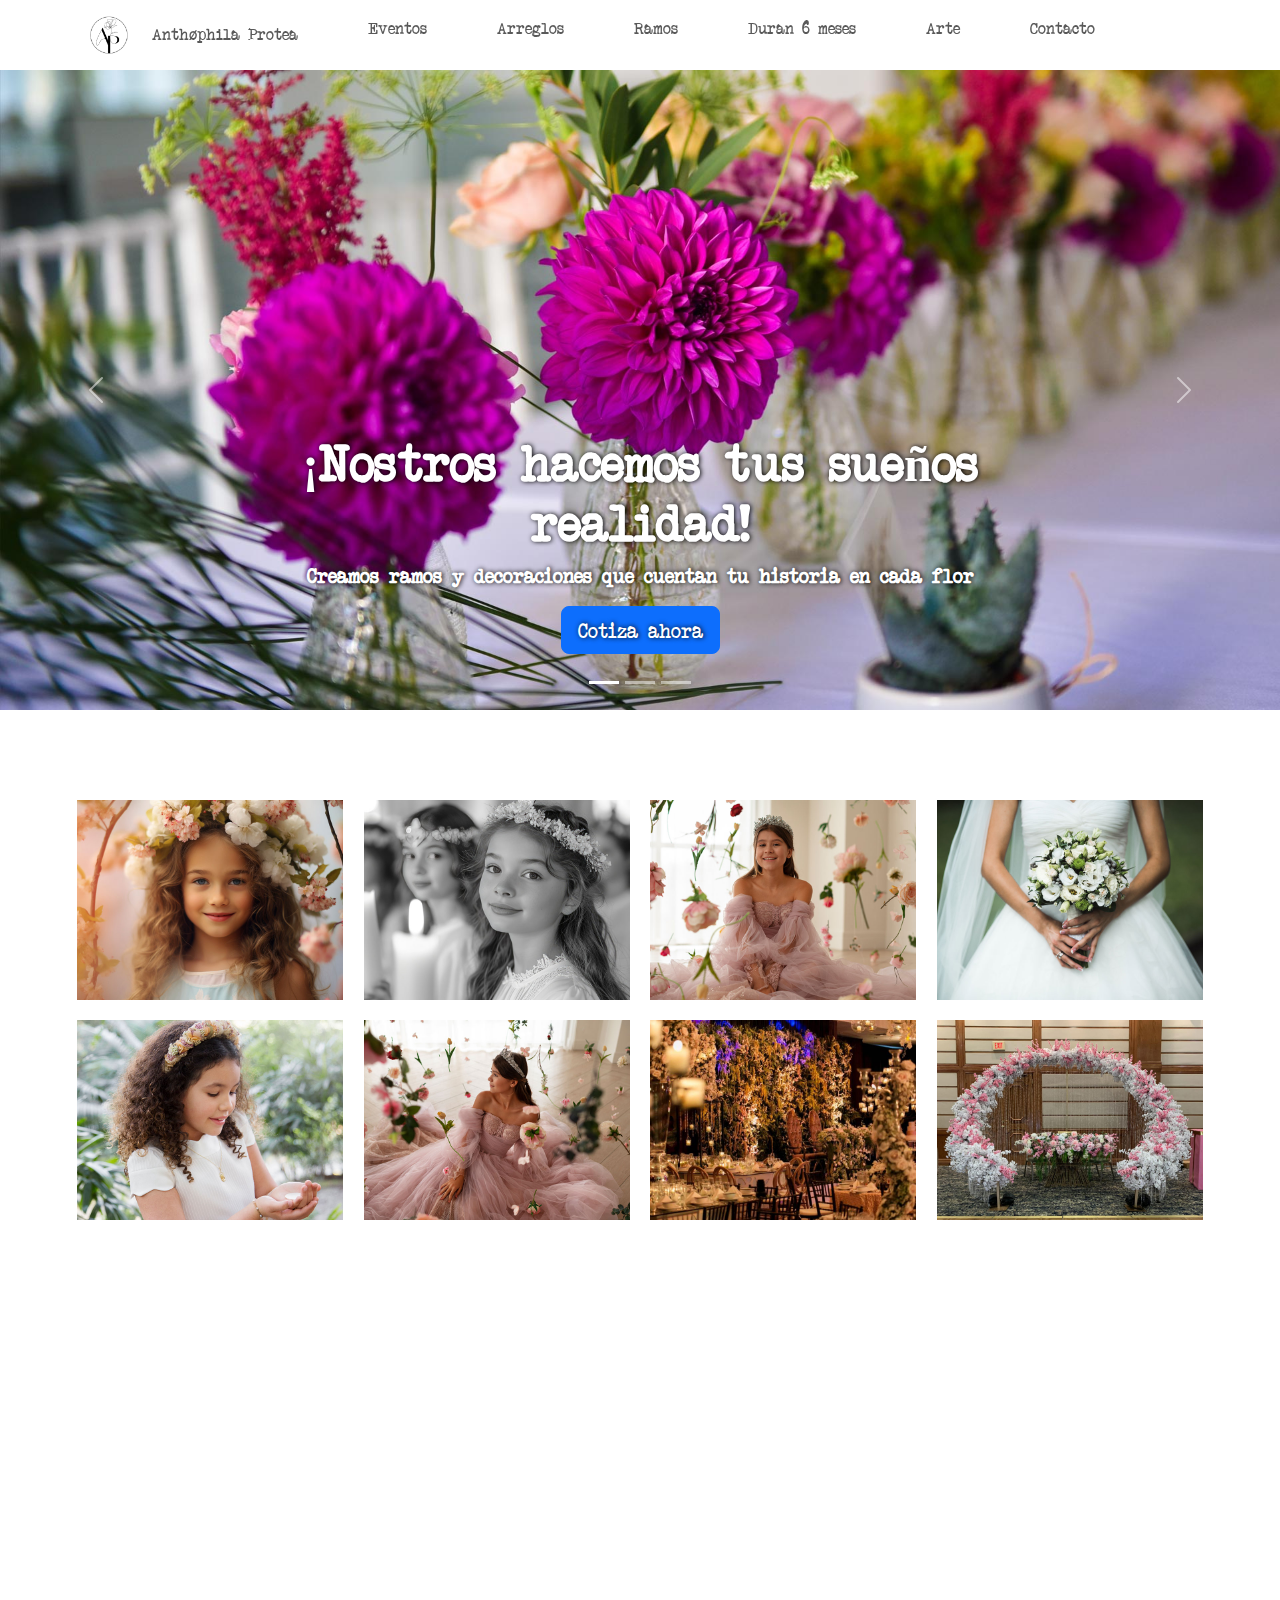
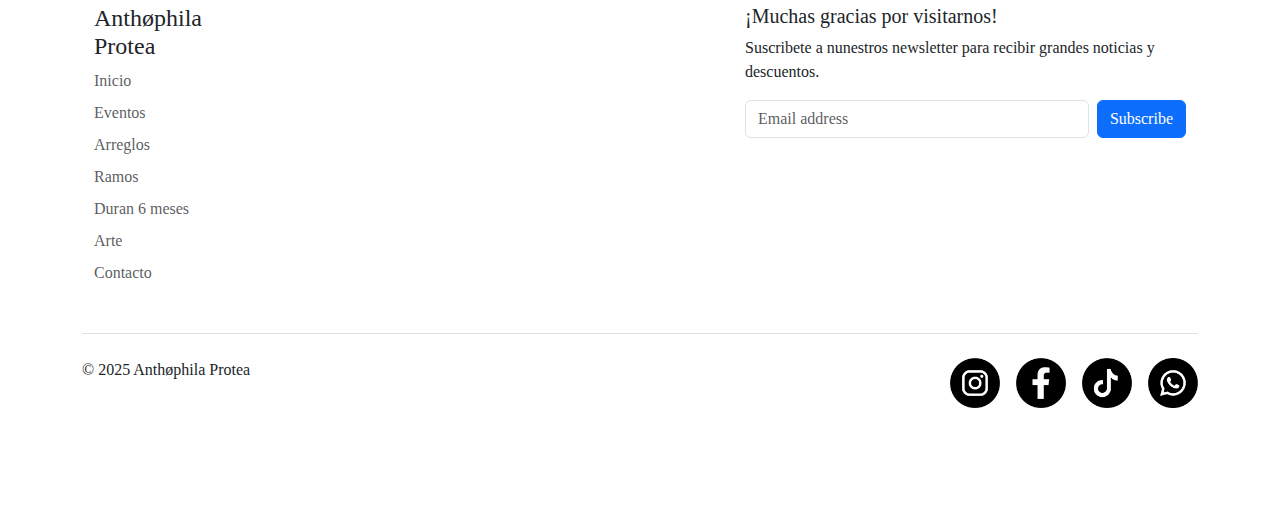
<file: pages/evenntos.html>
<!doctype html>
<html lang="es">
<meta name="viewport" content="width=device-width, initial-scale=1.0">


<head>

    <meta charset="utf-8">
    <meta name="viewport" content="width=device-width, initial-scale=1">
    <meta name="description" content="eventos, flores, ramos, bodas, xv años, 15 años, san valentín, funeraria, funeral, bautizo, presentaciones, decoración, decoracion, decoraciones, 
    diseños exclusivos y personalizados, diseño único">
    <meta name="author" content="Adolfo Pina Gonzalez y quien diseño los assets, plantillas y Bootstrap contributors">
    <link rel="icon" type="image/x-icon" href="../img/apLogoico.ico">

    <title>AP Eventos</title>
    <link href="../css/bootstrap.min.css" rel="stylesheet">
    <link href="../css/elmeroestilo.css" rel="stylesheet">
   

</head>
<body id="body">
    <!--- INICIA HEADER -->

    <header id="header">
        <nav class="navbar navbar-expand-md sticky-top">
            <div class="container">
              <a class="navbar-brand d-md-none" href="#">
                <img class="navLogo" width="38" height="38" src="../img/apLogo02.png" alt="">
                &nbsp;&nbsp;&nbsp;Anthøphila Protea
              </a>
              <button class="navbar-toggler" type="button" data-bs-toggle="offcanvas" data-bs-target="#offcanvas" aria-controls="offcanvas" aria-label="Toggle navigation">
                <span class="navbar-toggler-icon"></span>
              </button>
              <div class="offcanvas offcanvas-end" tabindex="-1" id="offcanvas" aria-labelledby="offcanvasLabel">
                <div class="offcanvas-header">
                  <h5 class="offcanvas-title" id="offcanvasLabel">Anthøphila Protea</h5>
                  <button type="button" class="btn-close" data-bs-dismiss="offcanvas" aria-label="Close"></button>
                </div>
                <div class="offcanvas-body">
                  <ul class="navbar-nav flex-grow-1 justify-content-between">
                    <li class="nav-item"><a class="nav-link" href="../index.html">
                        <img class="navLogo" width="38" height="38" src="../img/apLogo02.png" alt="">&nbsp;&nbsp;&nbsp;Anthøphila Protea
                    </a></li>
                    <li class="nav-item"><a class="nav-link" href="evenntos.html">Eventos</a></li>
                    <li class="nav-item"><a class="nav-link" href="arreglos.html">Arreglos</a></li>
                    <li class="nav-item"><a class="nav-link" href="ramos.html">Ramos</a></li>
                    <li class="nav-item"><a class="nav-link" href="duran6meses.html">Duran 6 meses</a></li>
                    <li class="nav-item"><a class="nav-link" href="arte.html">Arte</a></li>
                    <li class="nav-item"><a class="nav-link" href="contacto.html">Contacto</a></li>
                    <li class="nav-item"><a class="nav-link" href="#">
                        <img class="navLogo" width="25" height="25" src="../img/carritoBlannco.png" alt="">
                    </a></li>
                  </ul>
                </div>
              </div>
            </div>
          </nav>

    </header>


    <!--- TERMINA HEADER -->

    <!--- INICIA MAIN -->
    <main id="main">

        <div id="myCarousel" class="carousel slide mb-6" data-bs-ride="carousel">
            <div class="carousel-indicators">
              <button type="button" data-bs-target="#myCarousel" data-bs-slide-to="0" class="active" aria-current="true" aria-label="Slide 1"></button>
              <button type="button" data-bs-target="#myCarousel" data-bs-slide-to="1" aria-label="Slide 2"></button>
              <button type="button" data-bs-target="#myCarousel" data-bs-slide-to="2" aria-label="Slide 3"></button>
            </div>
            <div class="carousel-inner">
              <div class="carousel-item active">
                <img class="carrusel-eventos" width="100%" height="100%" src="../img/carruselEvento01.jpg" alt="">
                <div class="container">
                  <div class="carousel-caption">
                    <h1 class="CarruselTexto">¡Nostros hacemos tus sueños realidad!</h1>
                    <p class="CarruselTexto">Creamos ramos y decoraciones que cuentan tu historia en cada flor</p>
                    <p><a class="btn btn-lg btn-primary" href="contacto.html">Cotiza ahora</a></p>
                  </div>
                </div>
              </div>
              <div class="carousel-item">
                <img class="carrusel-eventos" width="100%" height="100%" src="../img/carruselEvento04.jpg" alt="">
                  <div class="container">
                  <div class="carousel-caption">
                    <h1 class="CarruselTexto">¡Justo como lo viste en tus sueños!</h1>
                    <p class="CarruselTexto">Flores perfectas para bodas y eventos que florecen con elegancia</p>
                    <p><a class="btn btn-lg btn-primary" href="contacto.html">Cotiza ahora</a></p>
                  </div>
                </div>
              </div>
              <div class="carousel-item">
                <img class="carrusel-eventos" width="100%" height="100%" src="../img/carruselEvento03.jpg" alt="">
                <div class="container">
                  <div class="carousel-caption">
                    <h1 class="CarruselTexto">¡Qué sea una día inolvidable!</h1>
                    <p class="CarruselTexto">Transformamos tus eventos en momentos inolvidables con arreglos florales únicos</p>
                    <p><a class="btn btn-lg btn-primary" href="contacto.html">Cotiza ahora</a></p>
                  </div>
                </div>
              </div>
            </div>
            <button class="carousel-control-prev" type="button" data-bs-target="#myCarousel" data-bs-slide="prev">
              <span class="carousel-control-prev-icon" aria-hidden="true"></span>
              <span class="visually-hidden">Previous</span>
            </button>
            <button class="carousel-control-next" type="button" data-bs-target="#myCarousel" data-bs-slide="next">
              <span class="carousel-control-next-icon" aria-hidden="true"></span>
              <span class="visually-hidden">Next</span>
            </button>
          </div>

          <!---- INICIA GALERIA eventos -->

         
          <div id="top"></div>
          <section class="gallery">
            <div class="row">
              <ul>
                <a href="#" class="close"></a>
                <li>
                  <a href="#item01">
                    <img src="../img/eventosGaleria01.jpg" alt="">
                  </a>
                </li>
          
                <li>
                  <a href="#item02">
                    <img src="../img/eventosGaleria02.jpg" alt="">
                  </a>
                </li>
          
                <li>
                  <a href="#item03">
                    <img src="../img/eventosGaleria03.jpg" alt="">
                  </a>
                </li>
                <li>
                  <a href="#item04">
                    <img src="../img/eventosGaleria04.jpg" alt="">
                  </a>
                </li>
                <li>
                  <a href="#item05">
                    <img src="../img/eventosGaleria05.jpg" alt="">
                  </a>
                </li>
                <li>
                  <a href="#item06">
                    <img src="../img/eventosGaleria06.jpg" alt="">
                  </a>
                </li>
                <li>
                  <a href="#item07">
                    <img src="../img/eventosGaleria07.jpg" alt="">
                  </a>
                </li>
                <li>
                  <a href="#item08">
                    <img src="../img/eventosGaleria08.jpg" alt="">
                  </a>
                </li>
              </ul>
            </div> <!-- / fin -->
          
            <!--INICIA  Item 01 -->
            <div id="item01" class="port">
            
              <div class="row">
                <div class="description">
                  <h1>Primera comunión</h1>
                  <p>Tenemos todo para tu primera comunión.</p>
                </div>
          
                  <img src="../img/eventosGaleria01.jpg" alt="">
                </div>
              </div> <!-- / fin -->
          
            </div> <!-- TERMINA  / Item 01 -->
          
            <!--INICIA Item 02 -->
            <div id="item02" class="port">
            
              <div class="row">
                <div class="description">
                  <h1>Presentaciones y Confirmación</h1>
                  <p> Todo para hacer tu evento inolvidable</p>
                </div>
                <img src="../img/eventosGaleria02.jpg" alt="">
              </div> <!-- / fin -->
          
            </div> <!-- / TERMINA Item 02 -->

            <!--INICIA Item 03 -->
            <div id="item03" class="port">
            
              <div class="row">
                <div class="description">
                  <h1>Quince años</h1>
                  <p>¿Una sesión privada de fotos para tus XV?</p>
                </div>
                <img src="../img/eventosGaleria03.jpg" alt="">
              </div> <!-- / fin -->
          
            </div> <!-- / TERMINA Item 03 -->

            <!--INICIA Item 04 -->
            <div id="item04" class="port">
            
              <div class="row">
                <div class="description">
                  <h1>Bodas</h1>
                  <p>Desde el ramo hasta la decoración de todo el salón</p>
                </div>
                <img src="../img/eventosGaleria04.jpg" alt="">
              </div> <!-- / fin -->
          
            </div> <!-- / TERMINA Item 04 -->

            <!--INICIA Item 05 -->
            <div id="item05" class="port">
            
              <div class="row">
                <div class="description">
                  <h1>Presentación, bautizo y primera comunión</h1>
                  <p> ¿Se apróxima la fecha especial? No te preocupes, nosotros te apoyamos</p>
                </div>
                <img src="../img/eventosGaleria05.jpg" alt="">
              </div> <!-- / fin -->
          
            </div> <!-- / TERMINA Item 05 -->

            <!--INICIA Item 06 -->
            <div id="item06" class="port">
            
              <div class="row">
                <div class="description">
                  <h1>XV años de ensueño</h1>
                  <p>Que todo se vea como un cuento de hadas</p>
               </div>
               <img src="../img/eventosGaleria06.jpg" alt="">
              </div> <!-- / fin -->
          
            </div> <!-- / TERMINA Item 06 -->

            <!--INICIA Item 07 -->
            <div id="item07" class="port">
            
              <div class="row">
                <div class="description">
                  <h1>Decoración completa para tu evento</h1>
                  <p>Desde una mesa hasta todo el salón</p>
                </div>
                <img src="../img/eventosGaleria07.jpg" alt="">
              </div> <!-- / fin -->
          
            </div> <!-- / TERMINA Item 07 -->

            <!--INICIA Item 08 -->
            <div id="item08" class="port">
            
              <div class="row">
                <div class="description">
                  <h1>Decoración de recinto religiosos</h1>
                  <p>Nos adaptamos a todos los espacios y todos los presupuestos</p>
                </div>
                <img src="../img/eventosGaleria08.jpg" alt="">
              </div> <!-- / fin -->
          
            </div> <!-- / TERMINA Item 08 -->

            
          
          </section> <!-- / projects -->
          
          


          <!--- TERMINA GALERIA eventos -->


    </main>

    <!--- TERMINA MAIN -->

    <!--- INICIA FOOTER -->
    <footer id="footer">
        <div class="container">
            <footer class="py-5">
              <div class="row">
                <div class="col-6 col-md-2 mb-3">
                    <h4>Anthøphila Protea</h4>
                  <ul class="nav flex-column">
                    <li class="nav-item mb-2"><a href="../index.html" class="nav-link p-0 text-body-secondary">Inicio</a></li>
                    <li class="nav-item mb-2"><a href="evenntos.html" class="nav-link p-0 text-body-secondary">Eventos</a></li>
                    <li class="nav-item mb-2"><a href="arreglos.html" class="nav-link p-0 text-body-secondary">Arreglos</a></li>
                    <li class="nav-item mb-2"><a href="ramos.html" class="nav-link p-0 text-body-secondary">Ramos</a></li>
                    <li class="nav-item mb-2"><a href="duran6meses.html" class="nav-link p-0 text-body-secondary">Duran 6 meses</a></li>
                    <li class="nav-item mb-2"><a href="arte.html" class="nav-link p-0 text-body-secondary">Arte</a></li>
                    <li class="nav-item mb-2"><a href="contacto.html" class="nav-link p-0 text-body-secondary">Contacto</a></li>
                  </ul>
                </div>
          
                <div class="col-6 col-md-2 mb-3">
                 
                </div>
          
                <div class="col-6 col-md-2 mb-3">
                  
                </div>
          
                <div class="col-md-5 offset-md-1 mb-3">
                  <form>
                    <h5>¡Muchas gracias por visitarnos!</h5>
                    <p>Suscribete a nunestros newsletter para recibir grandes noticias y descuentos.</p>
                    <div class="d-flex flex-column flex-sm-row w-100 gap-2">
                      <label for="newsletter1" class="visually-hidden">Email address</label>
                      <input id="newsletter1" type="text" class="form-control" placeholder="Email address">
                      <button class="btn btn-primary" type="button">Subscribe</button>
                    </div>
                  </form>
                </div>
              </div>
          
              <div class="d-flex flex-column flex-sm-row justify-content-between py-4 my-4 border-top">
                <p>&copy; 2025 Anthøphila Protea </p>
                <ul class="list-unstyled d-flex">
                  <li class="ms-3"><a class="link-body-emphasis" href="https://www.facebook.com"><img class="navLogo" width="50" height="50" src="../img/instagram.png" alt=""></a></li>
                  <li class="ms-3"><a class="link-body-emphasis" href="https://www.instagram.com/"><img class="navLogo" width="50" height="50" src="../img/facebook.png" alt=""></a></li>
                  <li class="ms-3"><a class="link-body-emphasis" href="https://www.tiktok.com/es/"><img class="navLogo" width="50" height="50" src="../img/tiktok.png" alt=""></a></li>
                  <li class="ms-3"><a class="link-body-emphasis" href="https://www.whatsapp.com/?lang=es_LA"><img class="navLogo" width="50" height="50" src="../img/whatsapp.png" alt=""></a></li>
                </ul>
              </div>



    </footer>

    <!--- TERMINA FOOTER -->
    
    
    <script src="../js/bootstrap.bundle.min.js"></script>
    <script src="https://cdnjs.cloudflare.com/ajax/libs/jquery/2.1.3/jquery.min.js"></script>
    <script src="../js/eventosGaleria.js"></script>
   
</body>

</html>
</file>
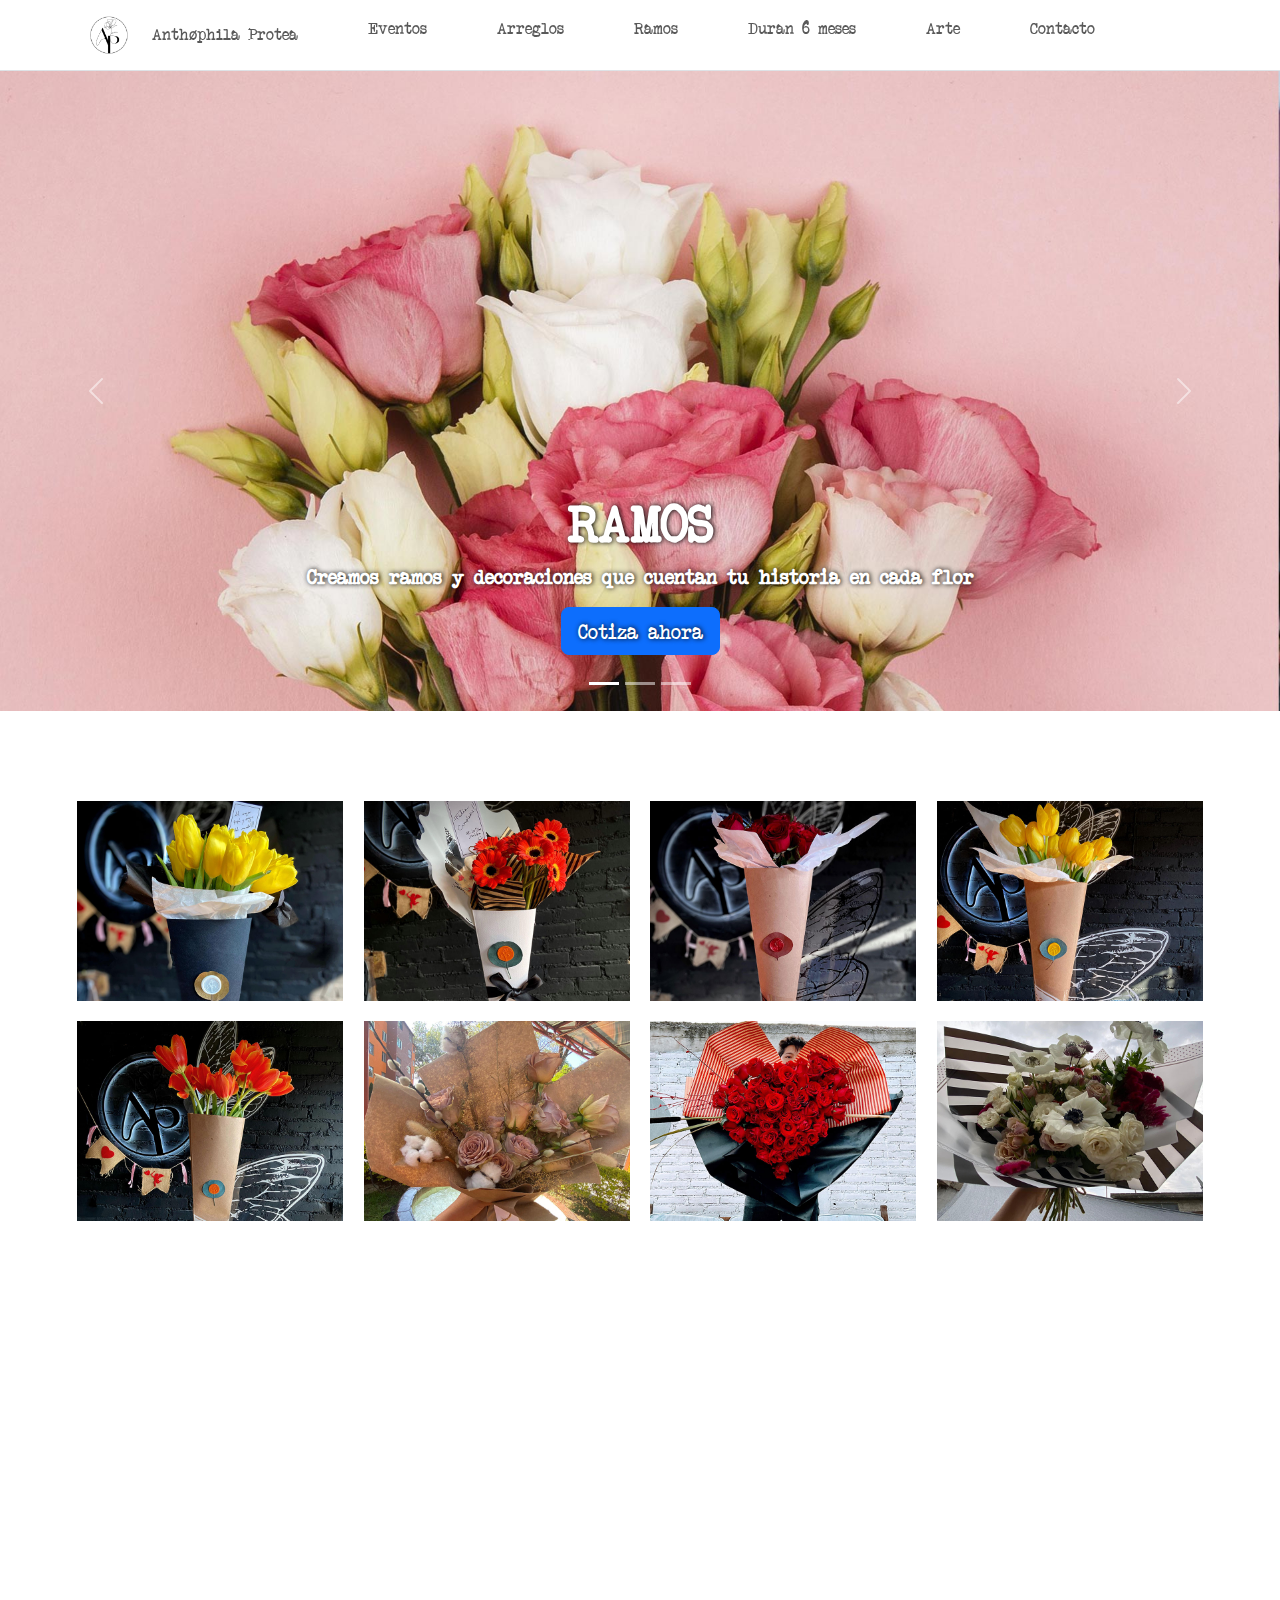
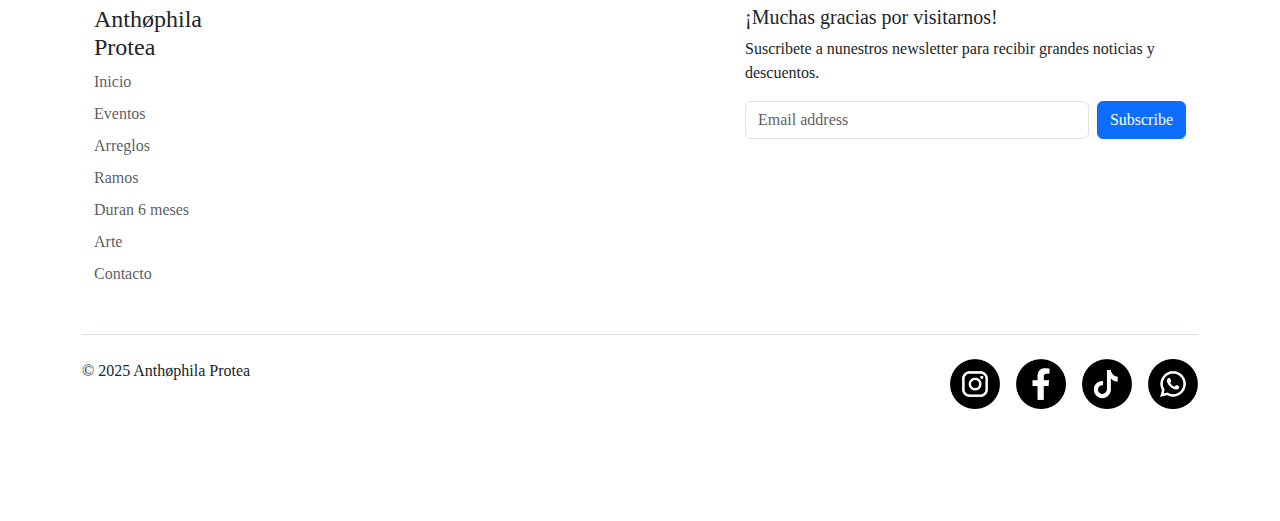
<file: pages/ramos.html>
<!doctype html>
<html lang="es">
<meta name="viewport" content="width=device-width, initial-scale=1.0">


<head>

    <meta charset="utf-8">
    <meta name="viewport" content="width=device-width, initial-scale=1">
    <meta name="description" content="ramos, arreglos florales, diseños exclusivos, diseño personalizado, amor, flores, detalle, regalo, bodas, novias, ramo de novias, boda">
    <meta name="author" content="Adolfo Pina Gonzalez y quien diseño los assets, plantillas y Bootstrap contributors">
    <link rel="icon" type="image/x-icon" href="../img/apLogoico.ico">

    <title>AP Ramos</title>
    <link href="../css/bootstrap.min.css" rel="stylesheet">
    <link href="../css/elmeroestilo.css" rel="stylesheet">

</head>
<body id="body">
    <!--- INICIA HEADER -->

    <header id="header">
        <nav class="navbar navbar-expand-md sticky-top border-bottom">
            <div class="container">
              <a class="navbar-brand d-md-none" href="#">
                <img class="navLogo" width="38" height="38" src="../img/apLogo02.png" alt="">
                &nbsp;&nbsp;&nbsp;Anthøphila Protea
              </a>
              <button class="navbar-toggler" type="button" data-bs-toggle="offcanvas" data-bs-target="#offcanvas" aria-controls="offcanvas" aria-label="Toggle navigation">
                <span class="navbar-toggler-icon"></span>
              </button>
              <div class="offcanvas offcanvas-end" tabindex="-1" id="offcanvas" aria-labelledby="offcanvasLabel">
                <div class="offcanvas-header">
                  <h5 class="offcanvas-title" id="offcanvasLabel">Anthøphila Protea</h5>
                  <button type="button" class="btn-close" data-bs-dismiss="offcanvas" aria-label="Close"></button>
                </div>
                <div class="offcanvas-body">
                  <ul class="navbar-nav flex-grow-1 justify-content-between">
                    <li class="nav-item"><a class="nav-link" href="../index.html">
                        <img class="navLogo" width="38" height="38" src="../img/apLogo02.png" alt="">&nbsp;&nbsp;&nbsp;Anthøphila Protea
                    </a></li>
                    <li class="nav-item"><a class="nav-link" href="evenntos.html">Eventos</a></li>
                    <li class="nav-item"><a class="nav-link" href="arreglos.html">Arreglos</a></li>
                    <li class="nav-item"><a class="nav-link" href="ramos.html">Ramos</a></li>
                    <li class="nav-item"><a class="nav-link" href="duran6meses.html">Duran 6 meses</a></li>
                    <li class="nav-item"><a class="nav-link" href="arte.html">Arte</a></li>
                    <li class="nav-item"><a class="nav-link" href="contacto.html">Contacto</a></li>
                    <li class="nav-item"><a class="nav-link" href="#">
                        <img class="navLogo" width="25" height="25" src="../img/carritoBlannco.png" alt="">
                    </a></li>
                  </ul>
                </div>
              </div>
            </div>
          </nav>

    </header>


    <!--- TERMINA HEADER -->

    <!--- INICIA MAIN -->
    <main id="main">

        <div id="myCarousel" class="carousel slide mb-6" data-bs-ride="carousel">
            <div class="carousel-indicators">
              <button type="button" data-bs-target="#myCarousel" data-bs-slide-to="0" class="active" aria-current="true" aria-label="Slide 1"></button>
              <button type="button" data-bs-target="#myCarousel" data-bs-slide-to="1" aria-label="Slide 2"></button>
              <button type="button" data-bs-target="#myCarousel" data-bs-slide-to="2" aria-label="Slide 3"></button>
            </div>
            <div class="carousel-inner">
              <div class="carousel-item active">
                <img class="carrusel-eventos" width="100%" height="100%" src="../img/carruselRamos04.jpg" alt="">
                <div class="container">
                  <div class="carousel-caption">
                    <h1 class="CarruselTexto">RAMOS</h1>
                    <p class="CarruselTexto">Creamos ramos y decoraciones que cuentan tu historia en cada flor</p>
                    <p><a class="btn btn-lg btn-primary" href="contacto.html">Cotiza ahora</a></p>
                  </div>
                </div>
              </div>
              <div class="carousel-item">
                <img class="carrusel-eventos" width="100%" height="100%" src="../img/carruselRamos05.jpg" alt="">
                  <div class="container">
                  <div class="carousel-caption">
                    <h1 class="CarruselTexto">¡Justo como lo viste en tus sueños!</h1>
                    <p class="CarruselTexto">Flores perfectas para bodas y eventos que florecen con elegancia</p>
                    <p><a class="btn btn-lg btn-primary" href="contacto.html">Cotiza ahora</a></p>
                  </div>
                </div>
              </div>
              <div class="carousel-item">
                <img class="carrusel-eventos" width="100%" height="100%" src="../img/carruselRamos06.jpg" alt="">
                <div class="container">
                  <div class="carousel-caption">
                    <h1 class="CarruselTexto">¡Qué sea una día inolvidable!</h1>
                    <p class="CarruselTexto">Transformamos tus eventos en momentos inolvidables con arreglos florales únicos</p>
                    <p><a class="btn btn-lg btn-primary" href="contacto.html">Cotiza ahora</a></p>
                  </div>
                </div>
              </div>
            </div>
            <button class="carousel-control-prev" type="button" data-bs-target="#myCarousel" data-bs-slide="prev">
              <span class="carousel-control-prev-icon" aria-hidden="true"></span>
              <span class="visually-hidden">Previous</span>
            </button>
            <button class="carousel-control-next" type="button" data-bs-target="#myCarousel" data-bs-slide="next">
              <span class="carousel-control-next-icon" aria-hidden="true"></span>
              <span class="visually-hidden">Next</span>
            </button>
          </div>


           <!---- INICIA GALERIA ramos -->

         
          <div id="top"></div>
          <section class="gallery">
            <div class="row">
              <ul>
                <a href="#" class="close"></a>
                <li>
                  <a href="#item01">
                    <img src="../img/ramosGaleria01.jpg" alt="">
                  </a>
                </li>
          
                <li>
                  <a href="#item02">
                    <img src="../img/ramosGaleria02.jpg" alt="">
                  </a>
                </li>
          
                <li>
                  <a href="#item03">
                    <img src="../img/ramosGaleria03.jpg" alt="">
                  </a>
                </li>
                <li>
                  <a class="image" href="#item04">
                    <img src="../img/ramosGaleria04.jpg" alt="">
                  </a>
                </li>
                <li>
                  <a class="image" href="#item05">
                    <img src="../img/ramosGaleria05.jpg" alt="">
                  </a>
                </li>
                <li>
                  <a class="image" href="#item06">
                    <img src="../img/ramosGaleria06.jpg" alt="">
                  </a>
                </li>
                <li>
                  <a class="image" href="#item07">
                    <img src="../img/ramosGaleria07.jpg" alt="">
                  </a>
                </li>
                <li>
                  <a class="image" href="#item08">
                    <img src="../img/ramosGaleria08.jpg" alt="">
                  </a>
                </li>
              </ul>
            </div> <!-- / fin -->
          
            <!--INICIA  Item 01 -->
            <div id="item01" class="port">
            
              <div class="row">
                <div class="description">
                  <h1>Hechos con amor</h1>
                  <p>Arreglos que inspiran y enamoran</p>
                </div>
          
                  <img src="../img/ramosGaleria01.jpg" alt="">
                </div>
              </div> <!-- / fin -->
          
            </div> <!-- TERMINA  / Item 01 -->
          
            <!--INICIA Item 02 -->
            <div id="item02" class="port">
            
              <div class="row">
                <div class="description">
                  <h1>Dilo con detalle</h1>
                  <p>Diseños florales que hablan por ti</p>
                </div>
                <img src="../img/ramosGaleria02.jpg" alt="">
              </div> <!-- / fin -->
          
            </div> <!-- / TERMINA Item 02 -->

            <!--INICIA Item 03 -->
            <div id="item03" class="port">
            
              <div class="row">
                <div class="description">
                  <h1>Derrite su corazón</h1>
                  <p>La elegancia florece en cada detalle</p>
                </div>
                <img src="../img/ramosGaleria03.jpg" alt="">
              </div> <!-- / fin -->
          
            </div> <!-- / TERMINA Item 03 -->

            <!--INICIA Item 04 -->
            <div id="item04" class="port">
            
              <div class="row">
                <div class="description">
                  <h1>Hechos a mano, con la mejor intensión</h1>
                  <p>Un toque natural para momentos inolvidables</p>
                </div>
                <img src="../img/ramosGaleria04.jpg" alt="">
              </div> <!-- / fin -->
          
            </div> <!-- / TERMINA Item 04 -->

            <!--INICIA Item 05 -->
            <div id="item05" class="port">
            
              <div class="row">
                <div class="description">
                  <h1>Dilo con el corazón</h1>
                  <p>Armonía y color en cada arreglo floral</p>
                </div>
                <img src="../img/ramosGaleria05.jpg" alt="">
              </div> <!-- / fin -->
          
            </div> <!-- / TERMINA Item 05 -->

            <!--INICIA Item 06 -->
            <div id="item06" class="port">
            
              <div class="row">
                <div class="description">
                  <h1>Detalles del alma</h1>
                  <p>Flores diseñadas para robar suspiros</p>
               </div>
               <img src="../img/ramosGaleria06.jpg" alt="">
              </div> <!-- / fin -->
          
            </div> <!-- / TERMINA Item 06 -->

            <!--INICIA Item 07 -->
            <div id="item07" class="port">
            
              <div class="row">
                <div class="description">
                  <h1>Listos para robar sonrisas</h1>
                  <p>El arte floral que transforma espacios</p>
                </div>
                <img src="../img/ramosGaleria07.jpg" alt="">
              </div> <!-- / fin -->
          
            </div> <!-- / TERMINA Item 07 -->

            <!--INICIA Item 08 -->
            <div id="item08" class="port">
            
              <div class="row">
                <div class="description">
                  <h1>Derrite su corazón</h1>
                  <p>Arreglos únicos para momentos únicos</p>
                </div>
                <img src="../img/ramosGaleria08.jpg" alt="">
              </div> <!-- / fin -->
          
            </div> <!-- / TERMINA Item 08 -->

            
          
          </section> <!-- / projects -->
          
          


          <!--- TERMINA GALERIA ramos -->


    </main>

    <!--- TERMINA MAIN -->

    <!--- INICIA FOOTER -->
    <footer id="footer">
        <div class="container">
            <footer class="py-5">
              <div class="row">
                <div class="col-6 col-md-2 mb-3">
                    <h4>Anthøphila Protea</h4>
                  <ul class="nav flex-column">
                    <li class="nav-item mb-2"><a href="../index.html" class="nav-link p-0 text-body-secondary">Inicio</a></li>
                    <li class="nav-item mb-2"><a href="evenntos.html" class="nav-link p-0 text-body-secondary">Eventos</a></li>
                    <li class="nav-item mb-2"><a href="arreglos.html" class="nav-link p-0 text-body-secondary">Arreglos</a></li>
                    <li class="nav-item mb-2"><a href="ramos.html" class="nav-link p-0 text-body-secondary">Ramos</a></li>
                    <li class="nav-item mb-2"><a href="duran6meses.html" class="nav-link p-0 text-body-secondary">Duran 6 meses</a></li>
                    <li class="nav-item mb-2"><a href="arte.html" class="nav-link p-0 text-body-secondary">Arte</a></li>
                    <li class="nav-item mb-2"><a href="contacto.html" class="nav-link p-0 text-body-secondary">Contacto</a></li>
                  </ul>
                </div>
          
                <div class="col-6 col-md-2 mb-3">
                 
                </div>
          
                <div class="col-6 col-md-2 mb-3">
                  
                </div>
          
                <div class="col-md-5 offset-md-1 mb-3">
                  <form>
                    <h5>¡Muchas gracias por visitarnos!</h5>
                    <p>Suscribete a nunestros newsletter para recibir grandes noticias y descuentos.</p>
                    <div class="d-flex flex-column flex-sm-row w-100 gap-2">
                      <label for="newsletter1" class="visually-hidden">Email address</label>
                      <input id="newsletter1" type="text" class="form-control" placeholder="Email address">
                      <button class="btn btn-primary" type="button">Subscribe</button>
                    </div>
                  </form>
                </div>
              </div>
          
              <div class="d-flex flex-column flex-sm-row justify-content-between py-4 my-4 border-top">
                <p>&copy; 2025 Anthøphila Protea </p>
                <ul class="list-unstyled d-flex">
                  <li class="ms-3"><a class="link-body-emphasis" href="https://www.facebook.com"><img class="navLogo" width="50" height="50" src="../img/instagram.png" alt=""></a></li>
                  <li class="ms-3"><a class="link-body-emphasis" href="https://www.instagram.com/"><img class="navLogo" width="50" height="50" src="../img/facebook.png" alt=""></a></li>
                  <li class="ms-3"><a class="link-body-emphasis" href="https://www.tiktok.com/es/"><img class="navLogo" width="50" height="50" src="../img/tiktok.png" alt=""></a></li>
                  <li class="ms-3"><a class="link-body-emphasis" href="https://www.whatsapp.com/?lang=es_LA"><img class="navLogo" width="50" height="50" src="../img/whatsapp.png" alt=""></a></li>
                </ul>
              </div>



    </footer>

    <!--- TERMINA FOOTER -->
    
    
    <script src="../js/bootstrap.bundle.min.js"></script>
    <script src="https://cdnjs.cloudflare.com/ajax/libs/jquery/2.1.3/jquery.min.js"></script>
    <script src="../js/eventosGaleria.js"></script>
</body>

</html>
</file>
<file: css/elmeroestilo.css>
* {
  margin: 0;
  padding: 0;
  list-style: none;
  text-decoration: none;
  border: none;
  outline: none;
  box-sizing: border-box;
}

ul, ol {
  list-style: none;
}

:focus {
  outline: none;
}

@font-face {
  font-family: "typeWritter";
  src: url("/fonts/atwriter.ttf") format("truetype");
  font-style: normal;
  font-weight: normal;
}
@font-face {
  font-family: "another_typewriterregular";
  src: url("/fonts/atwriter-webfont.woff2") format("woff2"), url("/fonts/atwriter-webfont.woff") format("woff");
  font-weight: normal;
  font-style: normal;
}
@font-face {
  font-family: "FontAwesome";
  src: url("../fonts/fontawesome-webfont.eot?v=4.7.0");
  src: url("../fonts/fontawesome-webfont.eot?#iefix&v=4.7.0") format("embedded-opentype"), url("../fonts/fontawesome-webfont.woff2?v=4.7.0") format("woff2"), url("../fonts/fontawesome-webfont.woff?v=4.7.0") format("woff"), url("../fonts/fontawesome-webfont.ttf?v=4.7.0") format("truetype"), url("../fonts/fontawesome-webfont.svg?v=4.7.0#fontawesomeregular") format("svg");
  font-weight: normal;
  font-style: normal;
}
header {
  font-family: "typeWritter", serif;
  background-color: rgba(255, 255, 255, 0.5) !important;
}

header a {
  font-family: "typeWritter", serif;
}

main p {
  font-family: "typeWritter", serif;
  font-weight: bold;
  color: black;
  font-size: 1.125rem;
  background-color: rgba(255, 255, 255, 0);
}

main h1 {
  font-family: "typeWritter", serif;
  font-weight: bold;
  color: black;
  font-size: xx-large;
  background-color: rgba(255, 255, 255, 0);
}

.carousel-item {
  background-color: rgba(255, 255, 255, 0.5);
}

.bd-placeholder-img {
  text-anchor: middle;
  -webkit-user-select: none;
  -moz-user-select: none;
  user-select: none;
}

.carousel-caption h1 {
  color: white !important;
  font-size: 50px;
  text-shadow: #000000 1px 0 10px;
}

.carousel-caption h1 {
  color: white !important;
  font-size: 50px;
  text-shadow: #000000 1px 0 5px;
}

.carousel-caption p {
  color: white !important;
  font-size: 20px;
  text-shadow: #000000 1px 0 5px;
}

/* arte arte arte arte arte arte arte arte arte arte arte arte arte arte arte arte arte arte arte arte arte */
.cover-container {
  max-width: 42em;
}

.bd-placeholder-img {
  font-size: 1.125rem;
  text-anchor: middle;
  -webkit-user-select: none;
  -moz-user-select: none;
  user-select: none;
}

@media (min-width: 768px) {
  .bd-placeholder-img-lg {
    font-size: 3.5rem;
  }
}
.b-example-divider {
  width: 100%;
  height: 3rem;
  background-color: rgba(0, 0, 0, 0.1);
  border: solid rgba(0, 0, 0, 0.15);
  border-width: 1px 0;
  box-shadow: inset 0 0.5em 1.5em rgba(0, 0, 0, 0.1), inset 0 0.125em 0.5em rgba(0, 0, 0, 0.15);
}

.b-example-vr {
  flex-shrink: 0;
  width: 1.5rem;
  height: 100vh;
}

.bi {
  vertical-align: -0.125em;
  fill: currentColor;
}

.nav-scroller {
  position: relative;
  z-index: 2;
  height: 2.75rem;
  overflow-y: hidden;
}

.nav-scroller .nav {
  display: flex;
  flex-wrap: nowrap;
  padding-bottom: 1rem;
  margin-top: -1px;
  overflow-x: auto;
  text-align: center;
  white-space: nowrap;
  -webkit-overflow-scrolling: touch;
}

.bd-mode-toggle {
  z-index: 1500;
}

.bd-mode-toggle .dropdown-menu .active .bi {
  display: block !important;
}

/* INICIA GALERIA eventos GALERIA eventos GALERIA eventos GALERIA eventos GALERIA eventos GALERIA eventos GALERIA eventos GALERIA eventos GALERIA eventos */
.row {
  width: 100%;
  max-width: 1170px;
  margin: 0 auto;
  padding: 0;
  clear: both;
}

.row img {
  max-width: 100%;
  height: auto;
  padding: 0;
  margin: 0;
}

.gallery ul li {
  float: left;
  margin: 0 0.8771929825%;
  overflow: hidden;
}

.gallery {
  padding: 40px 0 300px;
  position: relative;
  overflow: hidden;
}

.gallery ul {
  padding-top: 50px;
  position: relative;
}

.gallery ul li {
  margin-bottom: 20px;
  width: 23.2456140351%;
  position: relative;
}

.gallery ul li a {
  display: block;
  position: relative;
  width: 100%;
  height: 100%;
  margin: 0;
  padding: 0;
  line-height: 0;
}

.gallery ul li a:before {
  position: absolute;
  width: 32px;
  height: 32px;
  top: 40%;
  left: 50%;
  margin: -14px 0 0 -16px;
  background-image: url("../img/logoPeque.png");
  content: "";
  opacity: 0;
  z-index: 1;
  -webkit-transition: all 0.3s linear;
  -moz-transition: all 0.3s linear;
  transition: all 0.3s linear;
}

.gallery ul li a:hover:before {
  top: 50%;
  opacity: 1;
}

.gallery ul li a:after {
  position: absolute;
  width: 100%;
  top: 0;
  bottom: 0;
  background: rgba(0, 0, 0, 0.3);
  content: "";
  opacity: 0;
  -webkit-transition: all 0.3s linear;
  -moz-transition: all 0.3s linear;
  transition: all 0.3s linear;
}

.gallery ul li a:hover:after {
  opacity: 1;
}

.port {
  position: absolute;
  width: 100%;
  height: 100%;
  top: 0;
  left: 0;
  padding-top: 100px;
  background: #ffffff;
  background-color: #fafafa;
  z-index: 103;
  visibility: hidden;
  -webkit-transform: translateY(-100%);
  transform: translateY(-100%);
  border-bottom: 1px solid #d0d0d0;
  -webkit-transition: all 0.5s ease-in-out;
  -moz-transition: all 0.5s ease-in-out;
  transition: all 0.5s ease-in-out;
}

.port img {
  width: 50%;
}

.port .description {
  float: left;
  width: 50%;
  max-height: 100%;
  padding: 0 40px 40px;
  overflow: auto;
}

.port h1 {
  font-size: 35px;
  line-height: 2.3;
  padding: 0;
}

.port > * {
  opacity: 0;
  -webkit-transition: all 0.5s linear;
  -moz-transition: all 0.5s linear;
  transition: all 0.5s linear;
}

.port.item_open {
  visibility: visible;
  -webkit-transform: translateY(0%);
  transform: translateY(0%);
  -webkit-transition: all 0.4s ease-in-out;
  -moz-transition: all 0.4s ease-in-out;
  transition: all 0.4s ease-in-out;
}

.port > * {
  opacity: 1;
  -webkit-transition-delay: 0.5s;
  transition-delay: 0.5s;
}

.close {
  width: 21px;
  height: 21px;
  background-image: url("../img/cerrarTache21x21.png");
  position: absolute;
  right: 10px;
  top: -121px;
  opacity: 1;
  z-index: 1004;
  -webkit-transition: all 0.1s ease-in-out;
  -moz-transition: all 0.1s ease-in-out;
  transition: all 0.1s ease-in-out;
}

.item_open .close {
  opacity: 1;
  top: 0px;
  -webkit-transition: all 0.3s ease-in-out;
  -moz-transition: all 0.3s ease-in-out;
  transition: all 0.3s ease-in-out;
}

/* TERMINA GALERIA eventos GALERIA eventos GALERIA eventos GALERIA eventos GALERIA eventos GALERIA eventos GALERIA eventos GALERIA eventos GALERIA eventos */
#footer {
  font-family: serif;
}

/* contacto contacto contacto contacto contacto contacto contacto contacto contacto contacto contacto contacto  */
/* FORMULARIO =================================== */
.form_wrap {
  width: 1050px;
  height: 530px;
  margin: 50px auto;
  display: flex;
  background: #fff;
  border-radius: 10px;
  overflow: hidden;
  box-shadow: 0px 0px 20px rgba(0, 0, 0, 0.2);
}

/* Informacion de Contacto*/
.cantact_info::before {
  content: "";
  width: 100%;
  height: 100%;
  position: absolute;
  top: 0;
  left: 0;
  background: rgba(115, 111, 85, 0.7);
  opacity: 0.9;
}

.cantact_info {
  width: 38%;
  position: relative;
  display: flex;
  flex-direction: column;
  align-items: center;
  justify-content: center;
  background-size: cover;
  background-position: center center;
}

.info_title,
.info_items {
  position: relative;
  z-index: 2;
  color: #fff;
}

.info_title {
  margin-bottom: 60px;
}

.info_title span {
  font-size: 100px;
  display: block;
  text-align: center;
  margin-bottom: 15px;
}

.info_title h2 {
  font-size: 35px;
  text-align: center;
}

.info_items p {
  display: flex;
  align-items: center;
  font-size: 16px;
  font-weight: 600;
  margin-bottom: 10px;
}

.info_items p:nth-child(1) span {
  font-size: 30px;
  margin-right: 10px;
}

.info_items p:nth-child(2) span {
  font-size: 50px;
  margin-right: 15px;
  margin-left: 4px;
}

/* Formulario de contacto*/
form.form_contact {
  width: 62%;
  padding: 30px 40px;
}

form.form_contact h2 {
  font-size: 25px;
  font-weight: 600;
  color: #303030;
  margin-bottom: 30px;
}

form.form_contact .user_info {
  display: flex;
  flex-direction: column;
}

form.form_contact label {
  font-weight: 600;
}

form.form_contact input,
form.form_contact textarea {
  width: 100%;
  padding: 8px 0px 5px;
  margin-bottom: 20px;
  border: none;
  border-bottom: 2px solid #D1D1D1;
  font-family: "Open sans";
  color: #5A5A5A;
  font-size: 14px;
  font-weight: 400;
}

form.form_contact textarea {
  max-width: 100%;
  min-width: 100%;
  max-height: 90px;
}

form.form_contact input[type=button] {
  width: 180px;
  background: rgba(115, 111, 85, 0.7);
  padding: 10px;
  border: none;
  border-radius: 25px;
  align-self: flex-end;
  color: #fff;
  font-family: "Open sans";
  font-size: 16px;
  font-weight: 600;
  cursor: pointer;
}

form.form_contact input[type=button]:hover {
  background: rgba(68, 66, 51, 0.7);
}

/* Ventana de errores*/
.modal_wrap {
  width: 100%;
  height: 100vh;
  background: rgba(0, 0, 0, 0.7);
  position: fixed;
  top: 0;
  left: 0;
  z-index: 3;
  display: flex;
  justify-content: center;
  align-items: center;
}

.mensaje_modal {
  background: #fff;
  box-shadow: 0px 0px 15px rgba(0, 0, 0, 0.5);
  width: 400px;
  padding: 30px 20px 15px;
}

.mensaje_modal h3 {
  text-align: center;
  font-family: "Ubuntu";
  font-size: 20px;
  font-weight: 400;
}

.mensaje_modal h3:after {
  content: "";
  display: block;
  width: 100%;
  height: 1px;
  background: #C5C5C5;
  margin: 10px 0px 15px;
}

.mensaje_modal p {
  font-size: 16px;
  color: #606060;
}

.mensaje_modal p:before {
  content: "\f00d";
  font-family: FontAwesome;
  display: inline-block;
  color: #E25151;
  margin-right: 8px;
}

#btnClose {
  display: inline-block;
  padding: 3px 10px;
  margin-top: 10px;
  background: #E25151;
  color: #fff;
  border: 2px solid #B14141;
  cursor: pointer;
  float: right;
}

/*---------------------------------- 480 480 480 -----------------------------------------*/
@media (max-width: 480px) {
  .form_wrap {
    flex-direction: column;
    width: 100%;
    height: 100%;
    margin: 50px auto;
  }
  .cantact_info {
    width: 100%;
  }
  form.form_contact {
    width: 100%;
    padding: 10px 10px;
  }
}
/*---------------------------------- 481 481 481 - 768 768 768 -----------------------------------------*/
@media (min-width: 481px) and (max-width: 768px) {
  .form_wrap {
    flex-direction: column;
    width: 90%;
    height: 100%;
    margin-left: 5%;
    margin-right: 5%;
  }
  .cantact_info {
    width: 100%;
  }
  form.form_contact {
    width: 100%;
    padding: 30px 30px;
  }
}
/*----------------------------------769 769 769 - 1024 1024 1024 -----------------------------------------*/
@media (min-width: 769px) and (max-width: 1024px) {
  .form_wrap {
    flex-direction: column;
    width: 90%;
    height: 100%;
    margin-left: 5%;
    margin-right: 5%;
  }
  .cantact_info {
    width: 100%;
  }
  form.form_contact {
    width: 100%;
    padding: 40px 40px;
  }
  /*---------------------------------- 1025 1025 1025 - 1200 1200 1200 -----------------------------------------*/
}
@media (min-width: 1025px) and (max-width: 1200px) {
  .form_wrap {
    flex-direction: column;
    width: 90%;
    height: 100%;
    margin-left: 5%;
    margin-right: 5%;
  }
  .cantact_info {
    width: 100%;
  }
  form.form_contact {
    width: 100%;
    padding: 50px 50px;
  }
}

/*# sourceMappingURL=elmeroestilo.css.map */
</file>
